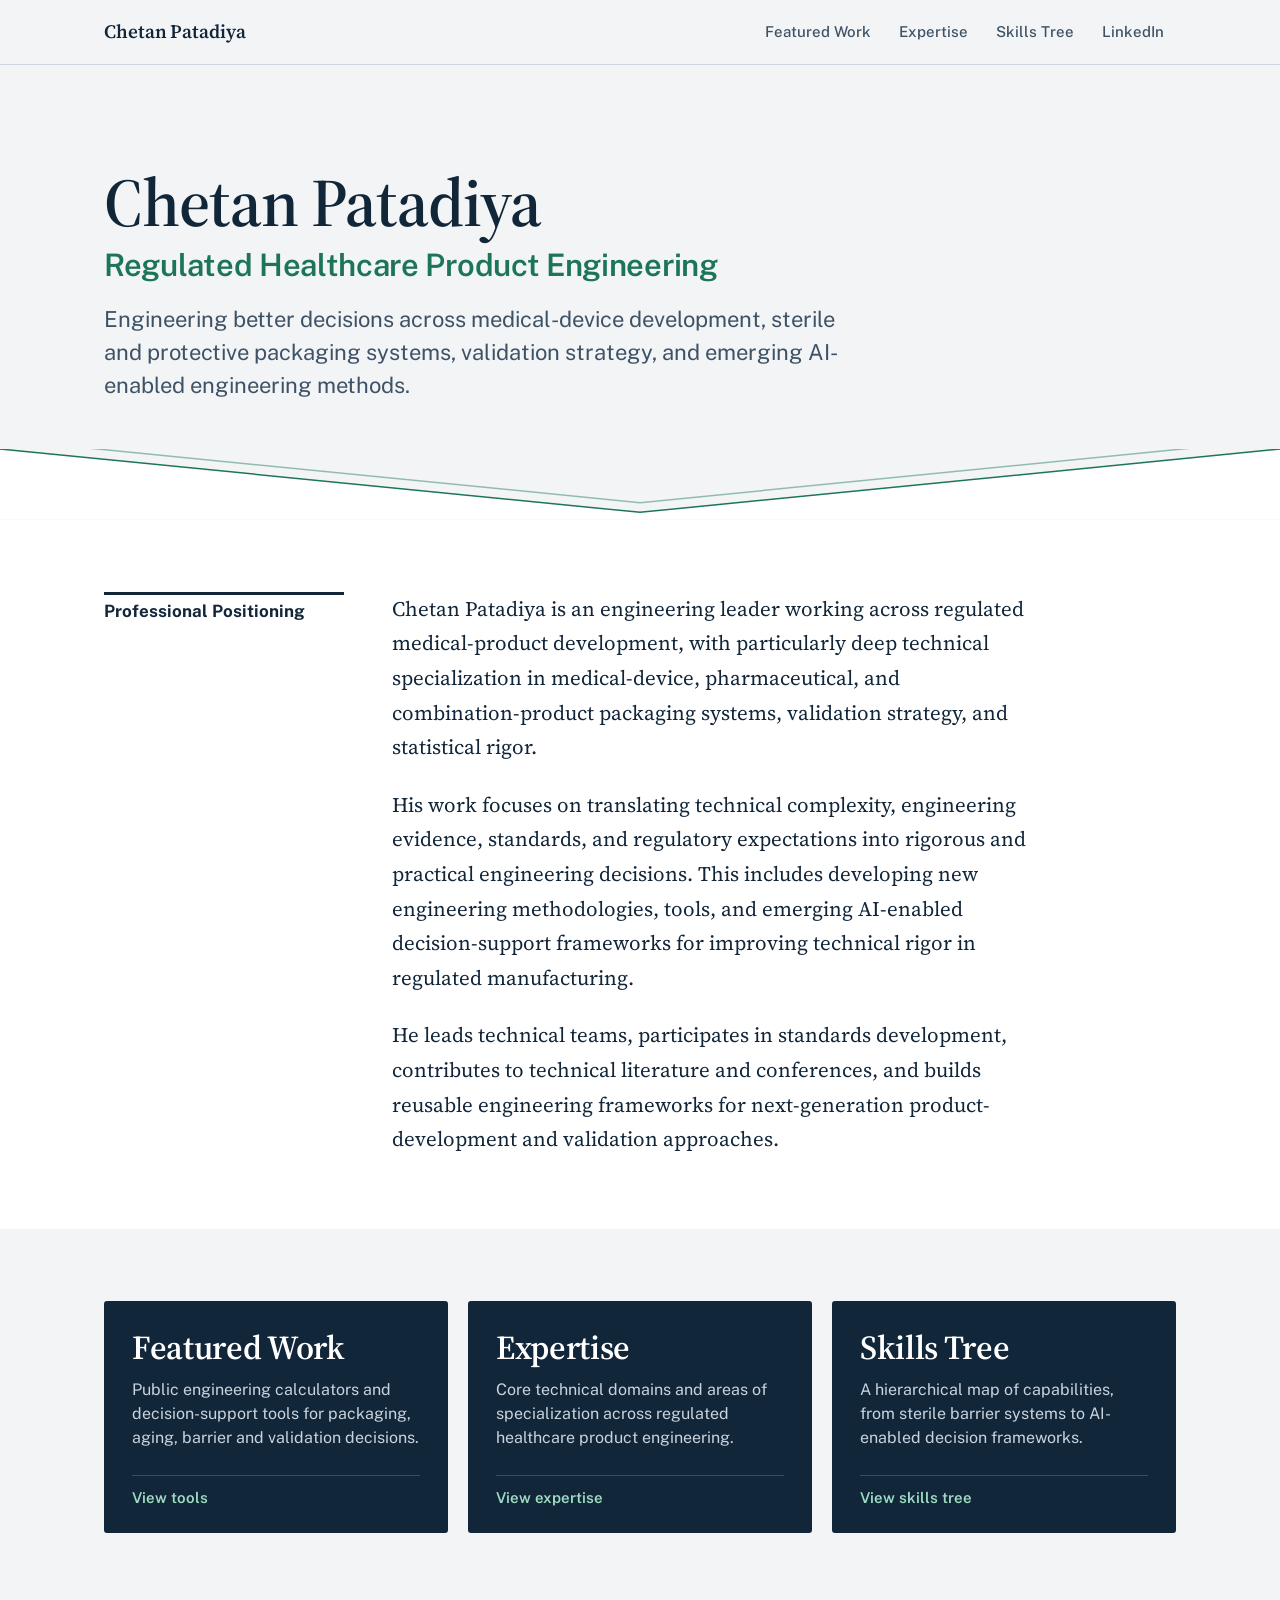
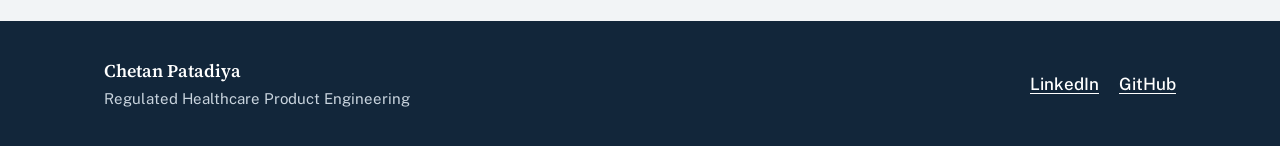
<file: index.html>
<!DOCTYPE html>
<html lang="en">
<head>
  <meta charset="UTF-8" />
  <meta name="viewport" content="width=device-width, initial-scale=1.0" />
  <meta name="description" content="Chetan Patadiya, Regulated Healthcare Product Engineering. Medical-device development, sterile and protective packaging systems, validation strategy, and AI-enabled engineering methods." />
  <meta name="theme-color" content="#12263a" />
  <title>Chetan Patadiya | Regulated Healthcare Product Engineering</title>
  <link rel="preload" href="/fonts/source-serif-4.woff2" as="font" type="font/woff2" crossorigin />
  <link rel="preload" href="/fonts/public-sans.woff2" as="font" type="font/woff2" crossorigin />
  <link rel="icon" href="data:image/svg+xml,%3Csvg xmlns='http://www.w3.org/2000/svg' viewBox='0 0 32 32'%3E%3Crect width='32' height='32' rx='3' fill='%2312263a'/%3E%3Cpath d='M4 9 L16 21 L28 9' fill='none' stroke='%239fdcc4' stroke-width='2.4'/%3E%3Cpath d='M4 14 L16 26 L28 14' fill='none' stroke='%23ffffff' stroke-width='1.4' stroke-opacity='.6'/%3E%3C/svg%3E" />
  <link rel="stylesheet" href="/css/site.css" />
  <script>
    /* Old single-page links (#work, #expertise) now live on their own pages. */
    (function () {
      var moved = { "#work": "/work/", "#expertise": "/expertise/" };
      if (moved[location.hash]) location.replace(moved[location.hash]);
    })();
  </script>
</head>
<body>
  <a class="skip-link" href="#main">Skip to content</a>

  <header class="site-header">
    <div class="wrap">
      <a class="wordmark" href="/">Chetan Patadiya</a>
      <button class="nav-toggle" aria-label="Open menu" aria-expanded="false" aria-controls="site-menu">
        <span></span><span></span><span></span>
      </button>
      <nav class="nav-menu" id="site-menu" aria-label="Main">
        <a href="/work/">Featured Work</a>
        <a href="/expertise/">Expertise</a>
        <a href="/skills.html">Skills Tree</a>
        <a href="https://www.linkedin.com/in/chetanpatadiya/" target="_blank" rel="noopener noreferrer">LinkedIn</a>
      </nav>
    </div>
  </header>

  <main id="main">
    <section class="hero wrap" aria-labelledby="name">
      <h1 class="hero-name" id="name">Chetan Patadiya</h1>
      <p class="hero-role">Regulated Healthcare Product Engineering</p>
      <p class="hero-statement">
        Engineering better decisions across medical-device development, sterile and protective
        packaging systems, validation strategy, and emerging AI-enabled engineering methods.
      </p>
    </section>

  <svg class="seal-edge" viewBox="0 0 1200 80" preserveAspectRatio="none" aria-hidden="true" focusable="false">
    <polygon class="fill" points="0,0 600,72 1200,0 1200,80 0,80"/>
    <polyline class="seal" points="0,0 600,72 1200,0"/>
    <polyline class="seal inner" points="0,-11 600,61 1200,-11"/>
  </svg>

    <section class="band" aria-labelledby="positioning-h">
      <div class="wrap positioning">
        <h2 id="positioning-h">Professional Positioning</h2>
        <div class="prose">
          <p>
            Chetan Patadiya is an engineering leader working across regulated medical-product development,
            with particularly deep technical specialization in medical-device, pharmaceutical, and
            combination-product packaging systems, validation strategy, and statistical rigor.
          </p>
          <p>
            His work focuses on translating technical complexity, engineering evidence, standards,
            and regulatory expectations into rigorous and practical engineering decisions. This includes
            developing new engineering methodologies, tools, and emerging AI-enabled decision-support
            frameworks for improving technical rigor in regulated manufacturing.
          </p>
          <p>
            He leads technical teams, participates in standards development, contributes to technical
            literature and conferences, and builds reusable engineering frameworks for next-generation
            product-development and validation approaches.
          </p>
        </div>
      </div>
    </section>

    <section class="band-paper" aria-labelledby="explore-h">
      <h2 id="explore-h" class="visually-hidden">Explore</h2>
      <div class="wrap doors">
        <a class="door" href="/work/">
          <span class="door-title">Featured Work</span>
          <span class="door-text">Public engineering calculators and decision-support tools for packaging, aging, barrier and validation decisions.</span>
          <span class="door-meta"><span class="go">View tools</span></span>
        </a>
        <a class="door" href="/expertise/">
          <span class="door-title">Expertise</span>
          <span class="door-text">Core technical domains and areas of specialization across regulated healthcare product engineering.</span>
          <span class="door-meta"><span class="go">View expertise</span></span>
        </a>
        <a class="door" href="/skills.html">
          <span class="door-title">Skills Tree</span>
          <span class="door-text">A hierarchical map of capabilities, from sterile barrier systems to AI-enabled decision frameworks.</span>
          <span class="door-meta"><span class="go">View skills tree</span></span>
        </a>
      </div>
    </section>
  </main>

  <footer class="site-footer">
    <div class="wrap">
      <p class="who">Chetan Patadiya<span>Regulated Healthcare Product Engineering</span></p>
      <nav aria-label="Elsewhere">
        <a href="https://www.linkedin.com/in/chetanpatadiya/" target="_blank" rel="noopener noreferrer">LinkedIn</a>
        <a href="https://github.com/chetanpatadiya" target="_blank" rel="noopener noreferrer">GitHub</a>
      </nav>
    </div>
  </footer>

  <script src="/js/navigation.js"></script>
</body>
</html>
</file>
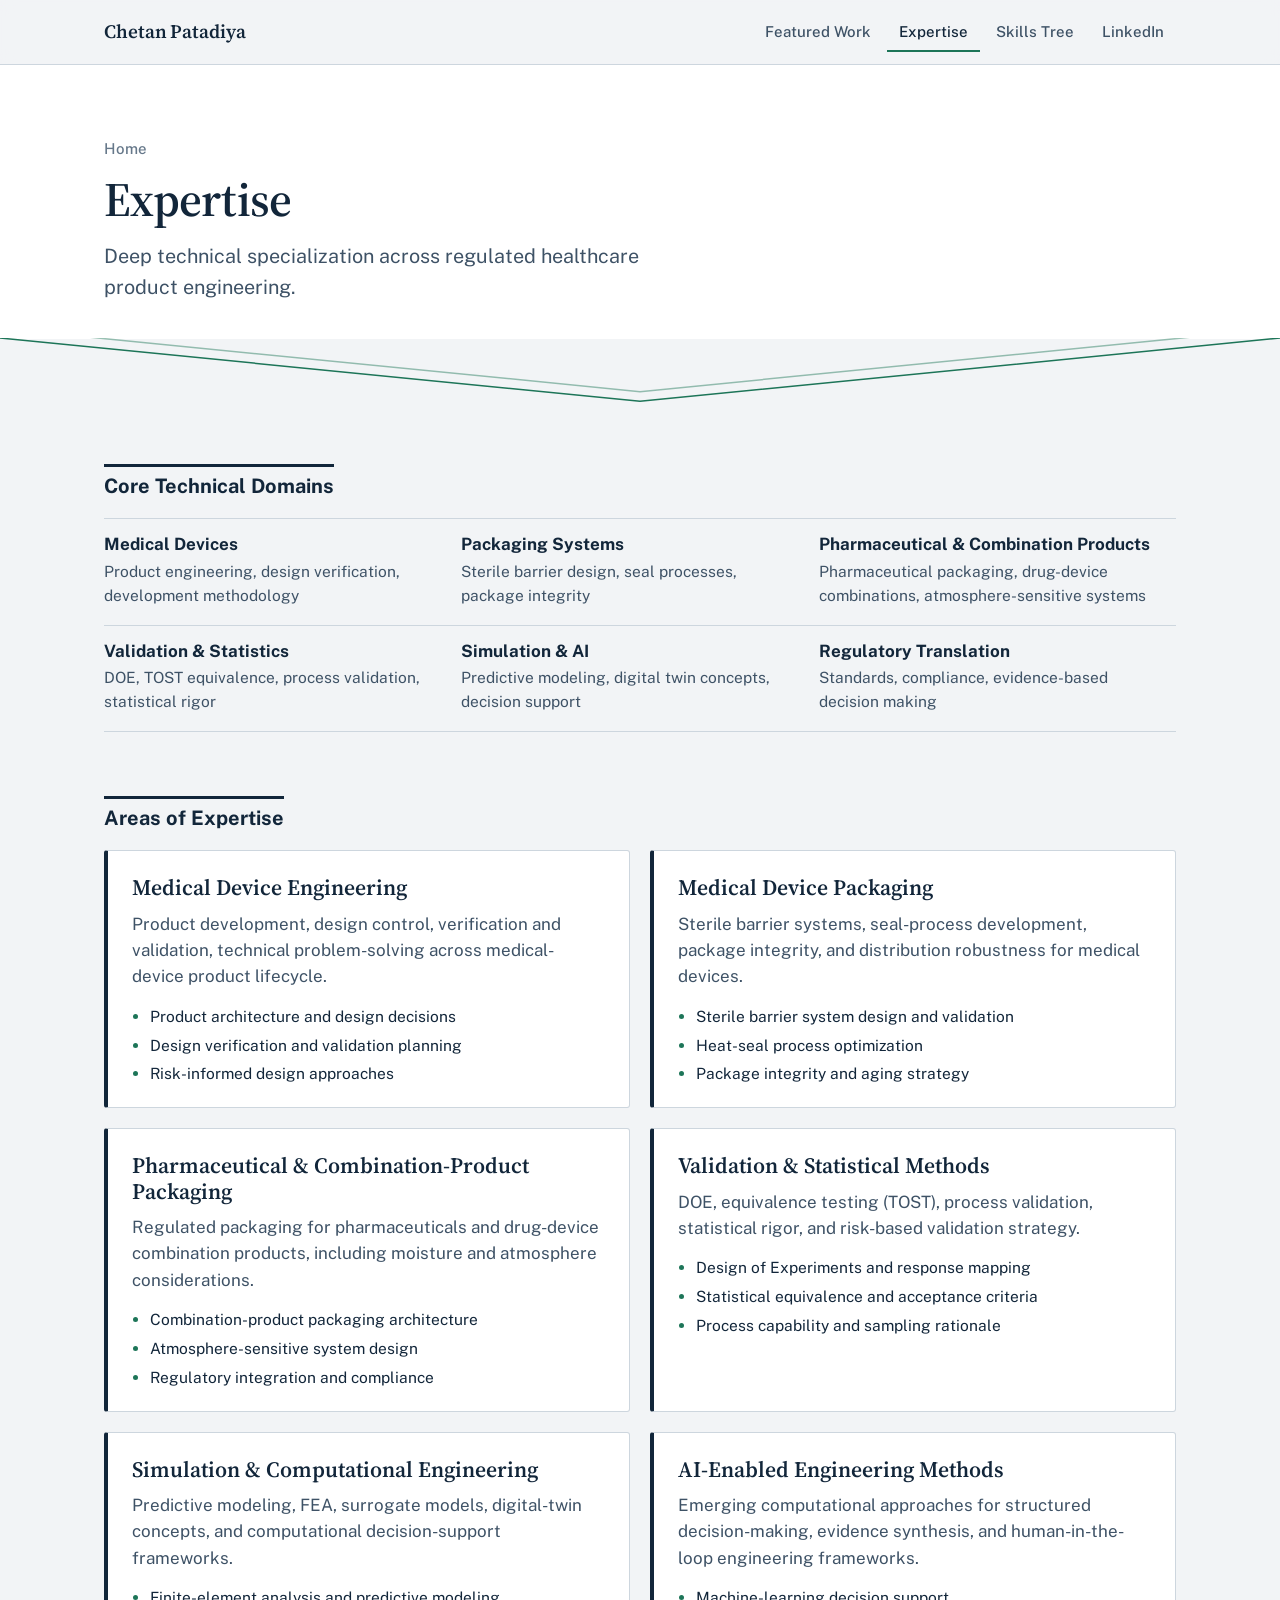
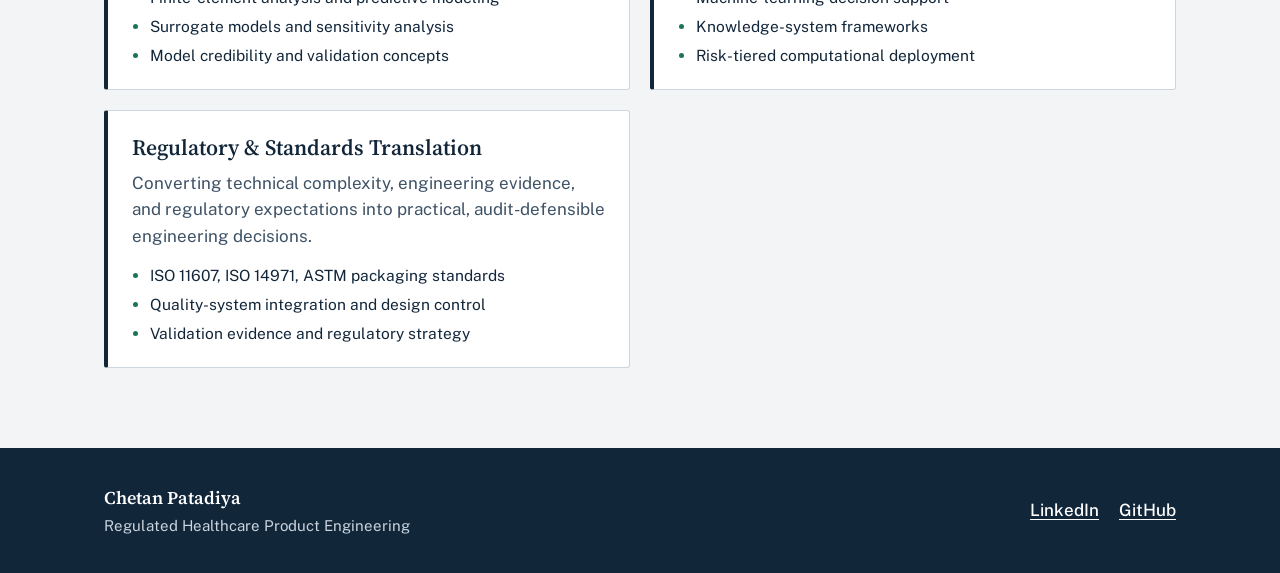
<file: expertise/index.html>
<!DOCTYPE html>
<html lang="en">
<head>
  <meta charset="UTF-8" />
  <meta name="viewport" content="width=device-width, initial-scale=1.0" />
  <meta name="description" content="Core technical domains and areas of expertise of Chetan Patadiya across regulated healthcare product engineering." />
  <meta name="theme-color" content="#12263a" />
  <title>Expertise | Chetan Patadiya</title>
  <link rel="preload" href="/fonts/source-serif-4.woff2" as="font" type="font/woff2" crossorigin />
  <link rel="preload" href="/fonts/public-sans.woff2" as="font" type="font/woff2" crossorigin />
  <link rel="icon" href="data:image/svg+xml,%3Csvg xmlns='http://www.w3.org/2000/svg' viewBox='0 0 32 32'%3E%3Crect width='32' height='32' rx='3' fill='%2312263a'/%3E%3Cpath d='M4 9 L16 21 L28 9' fill='none' stroke='%239fdcc4' stroke-width='2.4'/%3E%3Cpath d='M4 14 L16 26 L28 14' fill='none' stroke='%23ffffff' stroke-width='1.4' stroke-opacity='.6'/%3E%3C/svg%3E" />
  <link rel="stylesheet" href="/css/site.css" />
</head>
<body>
  <a class="skip-link" href="#main">Skip to content</a>

  <header class="site-header">
    <div class="wrap">
      <a class="wordmark" href="/">Chetan Patadiya</a>
      <button class="nav-toggle" aria-label="Open menu" aria-expanded="false" aria-controls="site-menu">
        <span></span><span></span><span></span>
      </button>
      <nav class="nav-menu" id="site-menu" aria-label="Main">
        <a href="/work/">Featured Work</a>
        <a href="/expertise/" aria-current="page">Expertise</a>
        <a href="/skills.html">Skills Tree</a>
        <a href="https://www.linkedin.com/in/chetanpatadiya/" target="_blank" rel="noopener noreferrer">LinkedIn</a>
      </nav>
    </div>
  </header>

  <main id="main">
    <section class="band">
      <div class="wrap page-head">
        <p class="crumb"><a href="/">Home</a></p>
        <h1 class="page-title">Expertise</h1>
        <p class="page-intro">Deep technical specialization across regulated healthcare product engineering.</p>
      </div>
    </section>
  <svg class="seal-edge to-paper" viewBox="0 0 1200 80" preserveAspectRatio="none" aria-hidden="true" focusable="false">
    <polygon class="fill" points="0,0 600,72 1200,0 1200,80 0,80"/>
    <polyline class="seal" points="0,0 600,72 1200,0"/>
    <polyline class="seal inner" points="0,-11 600,61 1200,-11"/>
  </svg>

    <div class="wrap page-body">
      <section class="section" aria-labelledby="domains-h">
        <h2 class="section-title" id="domains-h">Core Technical Domains</h2>
        <div class="domains-list">
        <div class="domain-item">
          <h3>Medical Devices</h3>
          <p>Product engineering, design verification, development methodology</p>
        </div>
        <div class="domain-item">
          <h3>Packaging Systems</h3>
          <p>Sterile barrier design, seal processes, package integrity</p>
        </div>
        <div class="domain-item">
          <h3>Pharmaceutical & Combination Products</h3>
          <p>Pharmaceutical packaging, drug-device combinations, atmosphere-sensitive systems</p>
        </div>
        <div class="domain-item">
          <h3>Validation & Statistics</h3>
          <p>DOE, TOST equivalence, process validation, statistical rigor</p>
        </div>
        <div class="domain-item">
          <h3>Simulation & AI</h3>
          <p>Predictive modeling, digital twin concepts, decision support</p>
        </div>
        <div class="domain-item">
          <h3>Regulatory Translation</h3>
          <p>Standards, compliance, evidence-based decision making</p>
        </div>
      </div>
      </section>

      <section class="section" aria-labelledby="areas-h">
        <h2 class="section-title" id="areas-h">Areas of Expertise</h2>
        <div class="grid-2">

        <div class="expertise-card">
          <h3>Medical Device Engineering</h3>
          <p>
            Product development, design control, verification and validation, 
            technical problem-solving across medical-device product lifecycle.
          </p>
          <ul>
            <li>Product architecture and design decisions</li>
            <li>Design verification and validation planning</li>
            <li>Risk-informed design approaches</li>
          </ul>
        </div>

        <div class="expertise-card">
          <h3>Medical Device Packaging</h3>
          <p>
            Sterile barrier systems, seal-process development, package integrity, 
            and distribution robustness for medical devices.
          </p>
          <ul>
            <li>Sterile barrier system design and validation</li>
            <li>Heat-seal process optimization</li>
            <li>Package integrity and aging strategy</li>
          </ul>
        </div>

        <div class="expertise-card">
          <h3>Pharmaceutical & Combination-Product Packaging</h3>
          <p>
            Regulated packaging for pharmaceuticals and drug-device combination 
            products, including moisture and atmosphere considerations.
          </p>
          <ul>
            <li>Combination-product packaging architecture</li>
            <li>Atmosphere-sensitive system design</li>
            <li>Regulatory integration and compliance</li>
          </ul>
        </div>

        <div class="expertise-card">
          <h3>Validation & Statistical Methods</h3>
          <p>
            DOE, equivalence testing (TOST), process validation, statistical 
            rigor, and risk-based validation strategy.
          </p>
          <ul>
            <li>Design of Experiments and response mapping</li>
            <li>Statistical equivalence and acceptance criteria</li>
            <li>Process capability and sampling rationale</li>
          </ul>
        </div>

        <div class="expertise-card">
          <h3>Simulation & Computational Engineering</h3>
          <p>
            Predictive modeling, FEA, surrogate models, digital-twin concepts, 
            and computational decision-support frameworks.
          </p>
          <ul>
            <li>Finite-element analysis and predictive modeling</li>
            <li>Surrogate models and sensitivity analysis</li>
            <li>Model credibility and validation concepts</li>
          </ul>
        </div>

        <div class="expertise-card">
          <h3>AI-Enabled Engineering Methods</h3>
          <p>
            Emerging computational approaches for structured decision-making, 
            evidence synthesis, and human-in-the-loop engineering frameworks.
          </p>
          <ul>
            <li>Machine-learning decision support</li>
            <li>Knowledge-system frameworks</li>
            <li>Risk-tiered computational deployment</li>
          </ul>
        </div>

        <div class="expertise-card">
          <h3>Regulatory & Standards Translation</h3>
          <p>
            Converting technical complexity, engineering evidence, and regulatory 
            expectations into practical, audit-defensible engineering decisions.
          </p>
          <ul>
            <li>ISO 11607, ISO 14971, ASTM packaging standards</li>
            <li>Quality-system integration and design control</li>
            <li>Validation evidence and regulatory strategy</li>
          </ul>
        </div>

      </div>
      </section>
    </div>
  </main>

  <footer class="site-footer">
    <div class="wrap">
      <p class="who">Chetan Patadiya<span>Regulated Healthcare Product Engineering</span></p>
      <nav aria-label="Elsewhere">
        <a href="https://www.linkedin.com/in/chetanpatadiya/" target="_blank" rel="noopener noreferrer">LinkedIn</a>
        <a href="https://github.com/chetanpatadiya" target="_blank" rel="noopener noreferrer">GitHub</a>
      </nav>
    </div>
  </footer>

  <script src="/js/navigation.js"></script>
</body>
</html>
</file>
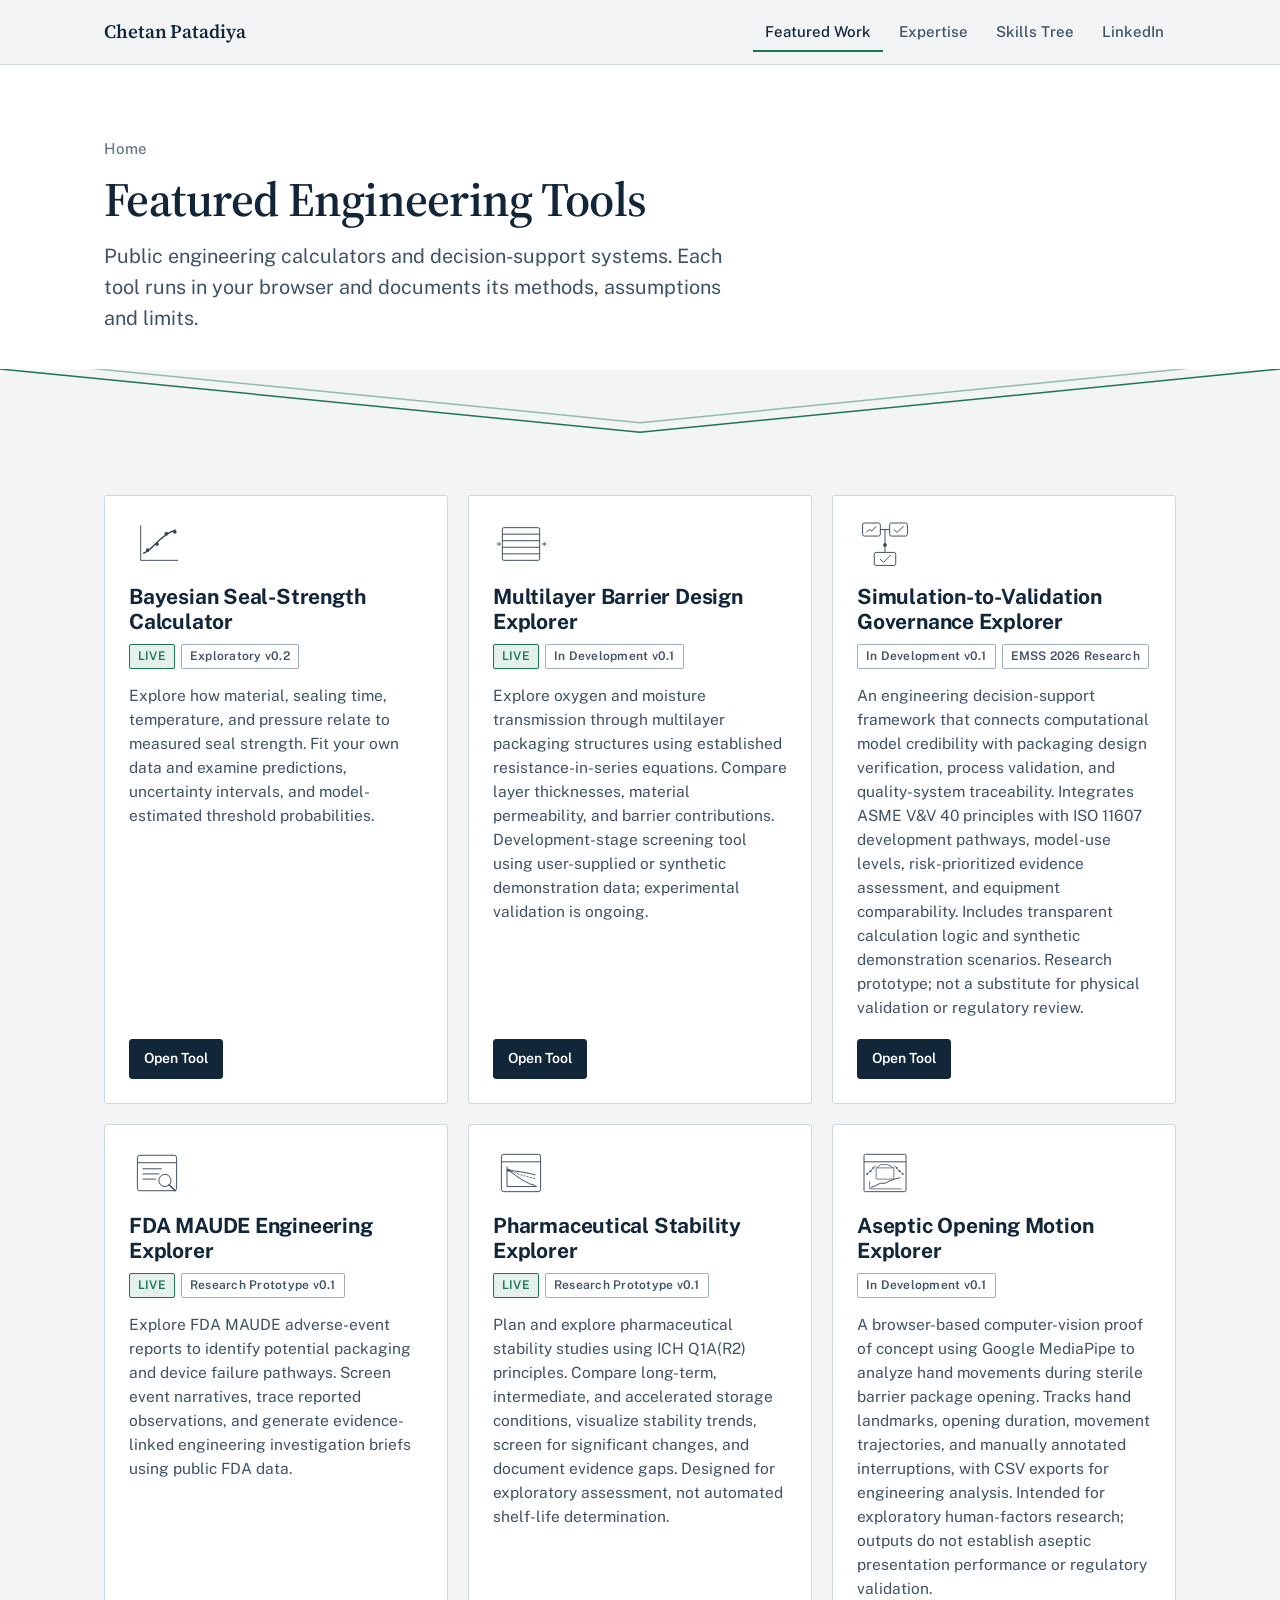
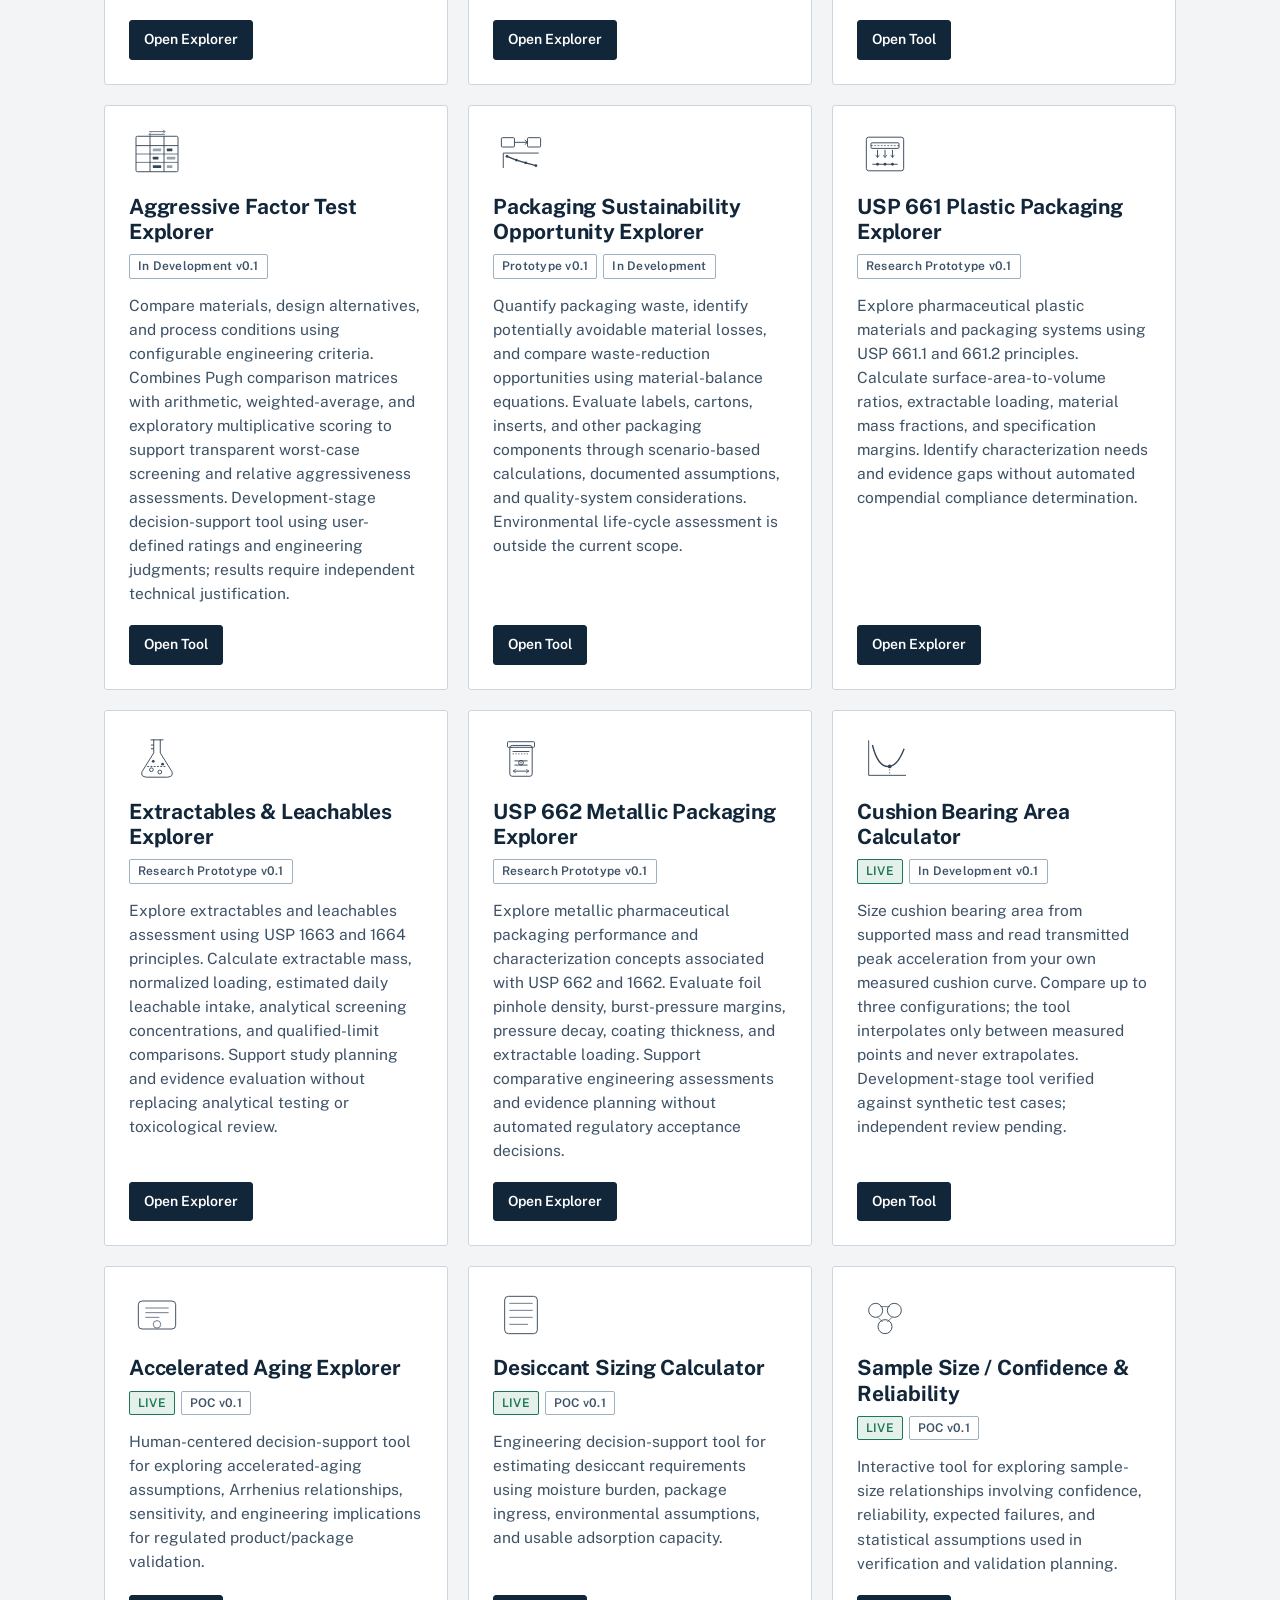
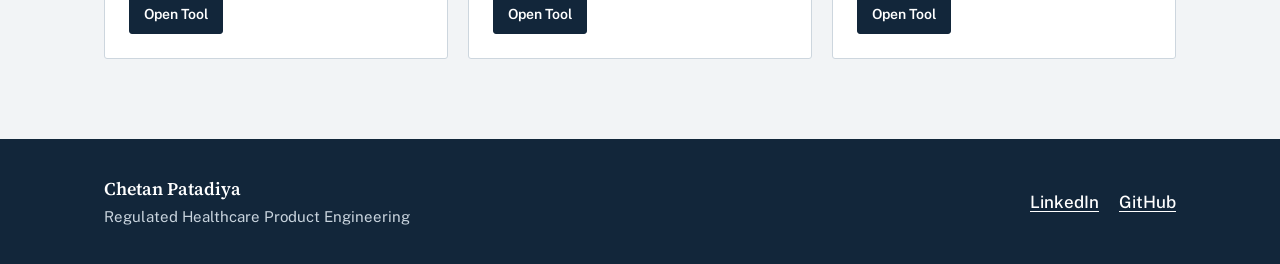
<file: work/index.html>
<!DOCTYPE html>
<html lang="en">
<head>
  <meta charset="UTF-8" />
  <meta name="viewport" content="width=device-width, initial-scale=1.0" />
  <meta name="description" content="Public engineering calculators and decision-support tools by Chetan Patadiya for regulated medical-product packaging and validation." />
  <meta name="theme-color" content="#12263a" />
  <title>Featured Engineering Tools | Chetan Patadiya</title>
  <link rel="preload" href="/fonts/source-serif-4.woff2" as="font" type="font/woff2" crossorigin />
  <link rel="preload" href="/fonts/public-sans.woff2" as="font" type="font/woff2" crossorigin />
  <link rel="icon" href="data:image/svg+xml,%3Csvg xmlns='http://www.w3.org/2000/svg' viewBox='0 0 32 32'%3E%3Crect width='32' height='32' rx='3' fill='%2312263a'/%3E%3Cpath d='M4 9 L16 21 L28 9' fill='none' stroke='%239fdcc4' stroke-width='2.4'/%3E%3Cpath d='M4 14 L16 26 L28 14' fill='none' stroke='%23ffffff' stroke-width='1.4' stroke-opacity='.6'/%3E%3C/svg%3E" />
  <link rel="stylesheet" href="/css/site.css" />
</head>
<body>
  <a class="skip-link" href="#main">Skip to content</a>

  <header class="site-header">
    <div class="wrap">
      <a class="wordmark" href="/">Chetan Patadiya</a>
      <button class="nav-toggle" aria-label="Open menu" aria-expanded="false" aria-controls="site-menu">
        <span></span><span></span><span></span>
      </button>
      <nav class="nav-menu" id="site-menu" aria-label="Main">
        <a href="/work/" aria-current="page">Featured Work</a>
        <a href="/expertise/">Expertise</a>
        <a href="/skills.html">Skills Tree</a>
        <a href="https://www.linkedin.com/in/chetanpatadiya/" target="_blank" rel="noopener noreferrer">LinkedIn</a>
      </nav>
    </div>
  </header>

  <main id="main">
    <section class="band">
      <div class="wrap page-head">
        <p class="crumb"><a href="/">Home</a></p>
        <h1 class="page-title">Featured Engineering Tools</h1>
        <p class="page-intro">Public engineering calculators and decision-support systems. Each tool runs in your browser and documents its methods, assumptions and limits.</p>
      </div>
    </section>
  <svg class="seal-edge to-paper" viewBox="0 0 1200 80" preserveAspectRatio="none" aria-hidden="true" focusable="false">
    <polygon class="fill" points="0,0 600,72 1200,0 1200,80 0,80"/>
    <polyline class="seal" points="0,0 600,72 1200,0"/>
    <polyline class="seal inner" points="0,-11 600,61 1200,-11"/>
  </svg>

    <div class="wrap page-body">
      <div class="featured-tools-container multi-project">

    <!-- BAYESIAN SEAL-STRENGTH CALCULATOR -->
    <div class="project-card">
      <div class="project-card-image">
        <svg class="svg-placeholder" width="100" height="100"
             viewBox="0 0 120 120" aria-hidden="true">
          <path d="M25 20 V95 H105"
                stroke="currentColor" stroke-width="2" fill="none"/>
          <path d="M30 80 C50 75 65 40 100 30"
                stroke="currentColor" stroke-width="3" fill="none"/>
          <circle cx="40" cy="73" r="4" fill="currentColor"/>
          <circle cx="60" cy="60" r="4" fill="currentColor"/>
          <circle cx="80" cy="38" r="4" fill="currentColor"/>
          <circle cx="98" cy="34" r="4" fill="currentColor"/>
        </svg>
      </div>
      <div class="project-card-content">
        <p class="project-category">Engineering Tool</p>
        <h3 class="project-card-title">
          Bayesian Seal-Strength Calculator
        </h3>
        <div class="project-card-status">
          <span class="badge badge-teal">LIVE</span>
          <span class="badge badge-neutral">Exploratory v0.2</span>
        </div>
        <p class="project-card-description">
          Explore how material, sealing time, temperature, and pressure
          relate to measured seal strength. Fit your own data and examine
          predictions, uncertainty intervals, and model-estimated
          threshold probabilities.
        </p>
        <div class="project-card-footer">
          <a href="/bayesian-seal-strength-calculator/"
             class="button button-primary button-small">
            Open Tool
          </a>
        </div>
      </div>
    </div>


<!-- MULTILAYER BARRIER DESIGN EXPLORER -->
<div class="project-card">
  <div class="project-card-image">
    <svg class="svg-placeholder" width="100" height="100"
         viewBox="0 0 120 120" aria-hidden="true">
      <rect x="20" y="25" width="80" height="70"
            rx="3" stroke="currentColor"
            stroke-width="2" fill="none"/>
      <line x1="20" y1="39" x2="100" y2="39"
            stroke="currentColor" stroke-width="2"/>
      <line x1="20" y1="53" x2="100" y2="53"
            stroke="currentColor" stroke-width="2"/>
      <line x1="20" y1="67" x2="100" y2="67"
            stroke="currentColor" stroke-width="2"/>
      <line x1="20" y1="81" x2="100" y2="81"
            stroke="currentColor" stroke-width="2"/>
      <path d="M8 60 H15 M12 56 L16 60 L12 64"
            stroke="currentColor" stroke-width="2"
            fill="none"/>
      <path d="M105 60 H113 M109 56 L113 60 L109 64"
            stroke="currentColor" stroke-width="2"
            fill="none"/>
    </svg>
  </div>

  <div class="project-card-content">
    <p class="project-category">Engineering Tool</p>

    <h3 class="project-card-title">
      Multilayer Barrier Design Explorer
    </h3>

    <div class="project-card-status">
      <span class="badge badge-teal">LIVE</span>
      <span class="badge badge-neutral">
        In Development v0.1
      </span>
    </div>

    <p class="project-card-description">
      Explore oxygen and moisture transmission through
      multilayer packaging structures using established
      resistance-in-series equations. Compare layer
      thicknesses, material permeability, and barrier
      contributions. Development-stage screening tool
      using user-supplied or synthetic demonstration data;
      experimental validation is ongoing.
    </p>

    <div class="project-card-footer">
      <a href="https://chetanpatadiya.github.io/barrier-design-explorer/"
         class="button button-primary button-small"
         target="_blank" rel="noopener noreferrer">
        Open Tool
      </a>
    </div>
  </div>
</div>


<!-- SIMULATION-TO-VALIDATION GOVERNANCE EXPLORER -->
<div class="project-card">
  <div class="project-card-image">
    <svg class="svg-placeholder" width="100" height="100"
         viewBox="0 0 120 120" aria-hidden="true">

      <!-- Model credibility -->
      <rect x="12" y="15" width="38" height="28"
            rx="4" stroke="currentColor"
            stroke-width="2" fill="none"/>

      <!-- Packaging validation -->
      <rect x="70" y="15" width="38" height="28"
            rx="4" stroke="currentColor"
            stroke-width="2" fill="none"/>

      <!-- Decision governance -->
      <rect x="37" y="78" width="46" height="28"
            rx="4" stroke="currentColor"
            stroke-width="2" fill="none"/>

      <!-- Connections -->
      <path d="M50 29 H70 M60 29 V62
               M60 62 V78"
            stroke="currentColor"
            stroke-width="2" fill="none"/>

      <circle cx="60" cy="62" r="4"
              fill="currentColor"/>

      <!-- Credibility levels -->
      <path d="M20 35 L26 29 L32 32 L41 22"
            stroke="currentColor"
            stroke-width="2" fill="none"/>

      <!-- Verification -->
      <path d="M79 29 L86 35 L100 22"
            stroke="currentColor"
            stroke-width="2" fill="none"/>

      <!-- Governance decision -->
      <path d="M49 92 L57 99 L72 84"
            stroke="currentColor"
            stroke-width="2" fill="none"/>
    </svg>
  </div>

  <div class="project-card-content">
    <p class="project-category">Engineering Tool</p>

    <h3 class="project-card-title">
      Simulation-to-Validation Governance Explorer
    </h3>

    <div class="project-card-status">
      <span class="badge badge-neutral">
        In Development v0.1
      </span>
      <span class="badge badge-neutral">
        EMSS 2026 Research
      </span>
    </div>

    <p class="project-card-description">
      An engineering decision-support framework that
      connects computational model credibility with
      packaging design verification, process validation,
      and quality-system traceability. Integrates
      ASME V&amp;V 40 principles with ISO 11607
      development pathways, model-use levels,
      risk-prioritized evidence assessment, and
      equipment comparability. Includes transparent
      calculation logic and synthetic demonstration
      scenarios. Research prototype; not a substitute
      for physical validation or regulatory review.
    </p>

    <div class="project-card-footer">
      <a href="https://chetanpatadiya.github.io/Simulation-to-Validation-Governance-Explorer/"
         class="button button-primary button-small"
         target="_blank" rel="noopener noreferrer">
        Open Tool
      </a>
    </div>
  </div>
</div>


<!-- FDA MAUDE ENGINEERING EXPLORER -->
<div class="project-card">
  <div class="project-card-image">
    <svg class="svg-placeholder"
         width="100" height="100"
         viewBox="0 0 120 120"
         aria-hidden="true">

      <!-- Report dashboard -->
      <rect x="18" y="22" width="84" height="76"
            rx="5" stroke="currentColor"
            stroke-width="2" fill="none"/>

      <line x1="18" y1="38" x2="102" y2="38"
            stroke="currentColor" stroke-width="2"/>

      <!-- Data records -->
      <line x1="29" y1="51" x2="70" y2="51"
            stroke="currentColor" stroke-width="2"/>
      <line x1="29" y1="62" x2="65" y2="62"
            stroke="currentColor" stroke-width="2"/>
      <line x1="29" y1="73" x2="58" y2="73"
            stroke="currentColor" stroke-width="2"/>

      <!-- Investigation magnifier -->
      <circle cx="77" cy="76" r="13"
              stroke="currentColor"
              stroke-width="2" fill="none"/>
      <line x1="86" y1="85" x2="99" y2="98"
            stroke="currentColor"
            stroke-width="3"
            stroke-linecap="round"/>
    </svg>
  </div>

  <div class="project-card-content">

    <span class="project-category">
      Regulatory Intelligence &amp; Engineering Tools
    </span>

    <h3 class="project-card-title">
      FDA MAUDE Engineering Explorer
    </h3>

    <div class="project-card-status">
      <span class="badge badge-teal">LIVE</span>
      <span class="badge badge-neutral">
        Research Prototype v0.1
      </span>
    </div>

    <p class="project-card-description">
      Explore FDA MAUDE adverse-event reports to identify
      potential packaging and device failure pathways.
      Screen event narratives, trace reported observations,
      and generate evidence-linked engineering investigation
      briefs using public FDA data.
    </p>

    <div class="project-card-footer">
      <a
        href="https://chetanpatadiya.github.io/fda-maude-engineering-explorer/"
        class="button button-primary button-small"
        target="_blank"
        rel="noopener noreferrer">
        Open Explorer
      </a>
    </div>

  </div>
</div>
<!-- END FDA MAUDE ENGINEERING EXPLORER -->


<!-- PHARMACEUTICAL STABILITY EXPLORER -->
<div class="project-card">
  <div class="project-card-image">
    <svg class="svg-placeholder"
         width="100" height="100"
         viewBox="0 0 120 120"
         aria-hidden="true">

      <!-- Stability chart frame -->
      <rect x="18" y="20" width="84" height="80"
            rx="5" stroke="currentColor"
            stroke-width="2" fill="none"/>

      <!-- Chart header -->
      <line x1="18" y1="36" x2="102" y2="36"
            stroke="currentColor" stroke-width="2"/>

      <!-- Chart axes -->
      <path d="M30 46 V89 H94"
            stroke="currentColor"
            stroke-width="2" fill="none"/>

      <!-- Long-term stability trend -->
      <polyline
        points="33,54 48,56 63,58 78,61 91,64"
        stroke="currentColor"
        stroke-width="2"
        fill="none"/>

      <!-- Intermediate stability trend -->
      <polyline
        points="33,54 48,60 63,65 78,69 91,72"
        stroke="currentColor"
        stroke-width="2"
        stroke-dasharray="4 3"
        fill="none"/>

      <!-- Accelerated stability trend -->
      <polyline
        points="33,54 48,65 63,75 78,83 91,87"
        stroke="currentColor"
        stroke-width="2"
        fill="none"/>

      <!-- Initial measurement point -->
      <circle cx="33" cy="54" r="3"
              fill="currentColor"/>

    </svg>
  </div>

  <div class="project-card-content">

    <span class="project-category">
      Pharmaceutical Stability &amp; Shelf-Life Engineering
    </span>

    <h3 class="project-card-title">
      Pharmaceutical Stability Explorer
    </h3>

    <div class="project-card-status">
      <span class="badge badge-teal">LIVE</span>
      <span class="badge badge-neutral">
        Research Prototype v0.1
      </span>
    </div>

    <p class="project-card-description">
      Plan and explore pharmaceutical stability studies
      using ICH Q1A(R2) principles. Compare long-term,
      intermediate, and accelerated storage conditions,
      visualize stability trends, screen for significant
      changes, and document evidence gaps. Designed
      for exploratory assessment, not automated
      shelf-life determination.
    </p>

    <div class="project-card-footer">
      <a
        href="https://chetanpatadiya.github.io/pharmaceutical-stability-explorer/"
        class="button button-primary button-small"
        target="_blank"
        rel="noopener noreferrer">
        Open Explorer
      </a>
    </div>

  </div>
</div>
<!-- END PHARMACEUTICAL STABILITY EXPLORER -->



<!-- ASEPTIC OPENING MOTION EXPLORER -->
<div class="project-card">
  <div class="project-card-image">
    <svg class="svg-placeholder"
         width="100" height="100"
         viewBox="0 0 120 120"
         aria-hidden="true">

      <!-- Video analysis frame -->
      <rect x="15" y="20" width="90" height="80"
            rx="3" stroke="currentColor"
            stroke-width="2" fill="none"/>

      <!-- Header divider -->
      <line x1="15" y1="36" x2="105" y2="36"
            stroke="currentColor" stroke-width="2"/>

      <!-- Sterile pouch outline -->
      <rect x="41" y="49" width="38" height="24"
            rx="2" stroke="currentColor"
            stroke-width="1.5" fill="none"/>

      <!-- Pouch peel opening -->
      <path d="M41 49 L51 42 L66 42 L79 49"
            stroke="currentColor"
            stroke-width="1.5" fill="none"/>

      <!-- Left hand motion trajectory -->
      <polyline points="22,62 29,56 35,49 41,44"
                stroke="currentColor"
                stroke-width="1.5" fill="none"/>

      <circle cx="22" cy="62" r="2"
              fill="currentColor"/>
      <circle cx="29" cy="56" r="2"
              fill="currentColor"/>
      <circle cx="35" cy="49" r="2"
              fill="currentColor"/>

      <!-- Right hand motion trajectory -->
      <polyline points="98,62 91,56 85,49 79,44"
                stroke="currentColor"
                stroke-width="1.5" fill="none"/>

      <circle cx="98" cy="62" r="2"
              fill="currentColor"/>
      <circle cx="91" cy="56" r="2"
              fill="currentColor"/>
      <circle cx="85" cy="49" r="2"
              fill="currentColor"/>

      <!-- Motion chart axes -->
      <path d="M27 78 V94 H96"
            stroke="currentColor"
            stroke-width="1.5" fill="none"/>

      <!-- Hand separation trend -->
      <polyline
        points="30,91 40,87 50,82 60,82 70,77 81,73 93,70"
        stroke="currentColor"
        stroke-width="2" fill="none"/>

    </svg>
  </div>

  <div class="project-card-content">
    <p class="project-category">
      Human Factors &amp; Usability Engineering
    </p>

    <h3 class="project-card-title">
      Aseptic Opening Motion Explorer
    </h3>

    <div class="project-card-status">
      <span class="badge badge-neutral">
        In Development v0.1
      </span>
    </div>

    <p class="project-card-description">
      A browser-based computer-vision proof of concept
      using Google MediaPipe to analyze hand movements
      during sterile barrier package opening.
      Tracks hand landmarks, opening duration, movement
      trajectories, and manually annotated interruptions,
      with CSV exports for engineering analysis.
      Intended for exploratory human-factors research;
      outputs do not establish aseptic presentation
      performance or regulatory validation.
    </p>

    <div class="project-card-footer">
      <a href="https://chetanpatadiya.github.io/aseptic-opening-motion-explorer/"
         class="button button-primary button-small"
         target="_blank"
         rel="noopener noreferrer">
        Open Tool
      </a>
    </div>
  </div>
</div>
<!-- END ASEPTIC OPENING MOTION EXPLORER -->

        

<!-- AGGRESSIVE FACTOR TEST EXPLORER -->
<div class="project-card">
  <div class="project-card-image">
    <svg class="svg-placeholder" width="100" height="100"
         viewBox="0 0 120 120" aria-hidden="true">

      <!-- Comparison matrix -->
      <rect x="15" y="22" width="90" height="76"
            rx="3" stroke="currentColor"
            stroke-width="2" fill="none"/>

      <!-- Header divider -->
      <line x1="15" y1="42" x2="105" y2="42"
            stroke="currentColor" stroke-width="2"/>

      <!-- Criteria and alternative columns -->
      <line x1="45" y1="22" x2="45" y2="98"
            stroke="currentColor" stroke-width="2"/>
      <line x1="75" y1="22" x2="75" y2="98"
            stroke="currentColor" stroke-width="2"/>

      <!-- Criterion rows -->
      <line x1="15" y1="60" x2="105" y2="60"
            stroke="currentColor" stroke-width="1.5"/>
      <line x1="15" y1="78" x2="105" y2="78"
            stroke="currentColor" stroke-width="1.5"/>

      <!-- Relative scoring indicators -->
      <rect x="51" y="48" width="18" height="6"
            rx="1" fill="currentColor" opacity="0.5"/>
      <rect x="81" y="48" width="12" height="6"
            rx="1" fill="currentColor"/>

      <rect x="51" y="66" width="12" height="6"
            rx="1" fill="currentColor"/>
      <rect x="81" y="66" width="18" height="6"
            rx="1" fill="currentColor" opacity="0.5"/>

      <rect x="51" y="84" width="18" height="6"
            rx="1" fill="currentColor"/>
      <rect x="81" y="84" width="12" height="6"
            rx="1" fill="currentColor" opacity="0.5"/>

      <!-- Comparison symbol -->
      <path d="M43 12 H77 M73 8 L77 12 L73 16
               M77 18 H43 M47 14 L43 18 L47 22"
            stroke="currentColor" stroke-width="1.5"
            fill="none"/>
    </svg>
  </div>

  <div class="project-card-content">
    <p class="project-category">Engineering Decision Tool</p>

    <h3 class="project-card-title">
      Aggressive Factor Test Explorer
    </h3>

    <div class="project-card-status">
      <span class="badge badge-neutral">
        In Development v0.1
      </span>
    </div>

    <p class="project-card-description">
      Compare materials, design alternatives, and process
      conditions using configurable engineering criteria.
      Combines Pugh comparison matrices with arithmetic,
      weighted-average, and exploratory multiplicative
      scoring to support transparent worst-case screening
      and relative aggressiveness assessments.
      Development-stage decision-support tool using
      user-defined ratings and engineering judgments;
      results require independent technical justification.
    </p>

    <div class="project-card-footer">
      <a href="https://chetanpatadiya.github.io/aggressive-factor-test-explorer/"
         class="button button-primary button-small"
         target="_blank" rel="noopener noreferrer">
        Open Tool
      </a>
    </div>
  </div>
</div>
        
    
<!-- PACKAGING SUSTAINABILITY OPPORTUNITY EXPLORER -->
<div class="project-card">
  <div class="project-card-image">
    <svg class="svg-placeholder" width="100" height="100"
         viewBox="0 0 120 120" aria-hidden="true">

      <!-- Material balance illustration -->
      <rect x="18" y="25" width="28" height="20"
            rx="2" stroke="currentColor"
            stroke-width="2" fill="none"/>
      <rect x="74" y="25" width="28" height="20"
            rx="2" stroke="currentColor"
            stroke-width="2" fill="none"/>

      <path d="M46 35 H74"
            stroke="currentColor"
            stroke-width="2" fill="none"/>
      <path d="M68 30 L74 35 L68 40"
            stroke="currentColor"
            stroke-width="2" fill="none"/>

      <!-- Waste reduction trend -->
      <path d="M22 90 V58 H98"
            stroke="currentColor"
            stroke-width="2" fill="none"/>
      <path d="M30 65 L50 73 L70 79 L92 85"
            stroke="currentColor"
            stroke-width="3" fill="none"/>
      <circle cx="30" cy="65" r="3"
              fill="currentColor"/>
      <circle cx="50" cy="73" r="3"
              fill="currentColor"/>
      <circle cx="70" cy="79" r="3"
              fill="currentColor"/>
      <circle cx="92" cy="85" r="3"
              fill="currentColor"/>
    </svg>
  </div>

  <div class="project-card-content">
    <p class="project-category">
      Sustainability / Engineering Tool
    </p>

    <h3 class="project-card-title">
      Packaging Sustainability Opportunity Explorer
    </h3>

    <div class="project-card-status">
      <span class="badge badge-neutral">
        Prototype v0.1
      </span>
      <span class="badge badge-neutral">
        In Development
      </span>
    </div>

    <p class="project-card-description">
      Quantify packaging waste, identify potentially
      avoidable material losses, and compare waste-reduction
      opportunities using material-balance equations.
      Evaluate labels, cartons, inserts, and other packaging
      components through scenario-based calculations,
      documented assumptions, and quality-system
      considerations. Environmental life-cycle assessment
      is outside the current scope.
    </p>

    <div class="project-card-footer">
      <a href="https://chetanpatadiya.github.io/packaging-sustainability-explorer/"
         class="button button-primary button-small"
         target="_blank" rel="noopener noreferrer">
        Open Tool
      </a>
    </div>
  </div>
</div>

    
<!-- USP 661 PLASTIC PACKAGING EXPLORER -->
<div class="project-card">
  <div class="project-card-image">
    <svg class="svg-placeholder"
         width="100" height="100"
         viewBox="0 0 120 120"
         aria-hidden="true">

      <!-- Plastic packaging system -->
      <rect x="20" y="24" width="80" height="72"
            rx="5" stroke="currentColor"
            stroke-width="2" fill="none"/>

      <!-- Multilayer plastic structure -->
      <rect x="30" y="36" width="60" height="12"
            rx="2" stroke="currentColor"
            stroke-width="2" fill="none"/>

      <line x1="30" y1="42" x2="90" y2="42"
            stroke="currentColor"
            stroke-width="1.5"
            stroke-dasharray="4 3"/>

      <!-- Material migration arrows -->
      <path d="M44 51 V67 M60 51 V67 M76 51 V67"
            stroke="currentColor"
            stroke-width="2" fill="none"/>

      <path d="M40 62 L44 68 L48 62
               M56 62 L60 68 L64 62
               M72 62 L76 68 L80 62"
            stroke="currentColor"
            stroke-width="1.5" fill="none"/>

      <!-- Material assessment indicator -->
      <path d="M33 82 H87"
            stroke="currentColor"
            stroke-width="2" fill="none"/>

      <circle cx="44" cy="82" r="3"
              fill="currentColor"/>
      <circle cx="60" cy="82" r="3"
              fill="currentColor"/>
      <circle cx="76" cy="82" r="3"
              fill="currentColor"/>

    </svg>
  </div>

  <div class="project-card-content">

    <span class="project-category">
      Pharmaceutical Packaging Materials &amp;
      Polymer Characterization
    </span>

    <h3 class="project-card-title">
      USP 661 Plastic Packaging Explorer
    </h3>

    <div class="project-card-status">
      <span class="badge badge-neutral">
        Research Prototype v0.1
      </span>
    </div>

    <p class="project-card-description">
      Explore pharmaceutical plastic materials and
      packaging systems using USP 661.1 and 661.2
      principles. Calculate surface-area-to-volume
      ratios, extractable loading, material mass
      fractions, and specification margins.
      Identify characterization needs and evidence
      gaps without automated compendial
      compliance determination.
    </p>

    <div class="project-card-footer">
      <a
        href="https://chetanpatadiya.github.io/usp-661-plastic-packaging-explorer/"
        class="button button-primary button-small"
        target="_blank"
        rel="noopener noreferrer">
        Open Explorer
      </a>
    </div>

  </div>
</div>
<!-- END USP 661 PLASTIC PACKAGING EXPLORER -->


<!-- USP 1663/1664 EXTRACTABLES & LEACHABLES EXPLORER -->
<div class="project-card">
  <div class="project-card-image">
    <svg class="svg-placeholder"
         width="100" height="100"
         viewBox="0 0 120 120"
         aria-hidden="true">

      <!-- Analytical laboratory flask -->
      <path d="M47 19 H73
               M53 19 V47
               L28 87
               Q24 98 38 99
               H82
               Q96 98 92 87
               L67 47 V19"
            stroke="currentColor"
            stroke-width="2" fill="none"
            stroke-linecap="round"
            stroke-linejoin="round"/>

      <!-- Extractable solution -->
      <path d="M39 76 H81"
            stroke="currentColor"
            stroke-width="2"
            stroke-dasharray="4 3"/>

      <!-- Chemical species -->
      <circle cx="48" cy="83" r="4"
              stroke="currentColor"
              stroke-width="2" fill="none"/>

      <circle cx="66" cy="88" r="4"
              stroke="currentColor"
              stroke-width="2" fill="none"/>

      <circle cx="72" cy="71" r="3"
              fill="currentColor"/>

      <circle cx="52" cy="65" r="3"
              fill="currentColor"/>

      <!-- Analytical measurement markers -->
      <line x1="47" y1="30" x2="53" y2="30"
            stroke="currentColor"
            stroke-width="2"/>

      <line x1="47" y1="38" x2="53" y2="38"
            stroke="currentColor"
            stroke-width="2"/>

    </svg>
  </div>

  <div class="project-card-content">

    <span class="project-category">
      Extractables, Leachables &amp;
      Chemical Safety Assessment
    </span>

    <h3 class="project-card-title">
      Extractables &amp; Leachables Explorer
    </h3>

    <div class="project-card-status">
      <span class="badge badge-neutral">
        Research Prototype v0.1
      </span>
    </div>

    <p class="project-card-description">
      Explore extractables and leachables assessment
      using USP 1663 and 1664 principles. Calculate
      extractable mass, normalized loading,
      estimated daily leachable intake, analytical
      screening concentrations, and qualified-limit
      comparisons. Support study planning and
      evidence evaluation without replacing
      analytical testing or toxicological review.
    </p>

    <div class="project-card-footer">
      <a
        href="https://chetanpatadiya.github.io/usp-1663-1664-el-explorer/"
        class="button button-primary button-small"
        target="_blank"
        rel="noopener noreferrer">
        Open Explorer
      </a>
    </div>

  </div>
</div>
<!-- END USP 1663/1664 EXTRACTABLES & LEACHABLES EXPLORER -->


<!-- USP 662 METALLIC PACKAGING EXPLORER -->
<div class="project-card">
  <div class="project-card-image">
    <svg class="svg-placeholder"
         width="100" height="100"
         viewBox="0 0 120 120"
         aria-hidden="true">

      <!-- Metallic container outline -->
      <rect x="36" y="31" width="48" height="66"
            rx="5" stroke="currentColor"
            stroke-width="2" fill="none"/>

      <!-- Metallic closure -->
      <rect x="31" y="23" width="58" height="12"
            rx="2" stroke="currentColor"
            stroke-width="2" fill="none"/>

      <!-- Metallic layer cross-section -->
      <line x1="42" y1="44" x2="78" y2="44"
            stroke="currentColor"
            stroke-width="2"/>

      <line x1="42" y1="49" x2="78" y2="49"
            stroke="currentColor"
            stroke-width="1.5"
            stroke-dasharray="3 3"/>

      <!-- Integrity assessment path -->
      <path d="M46 64 H74
               M46 73 H74"
            stroke="currentColor"
            stroke-width="2" fill="none"/>

      <!-- Defect / pinhole inspection -->
      <circle cx="60" cy="68" r="5"
              stroke="currentColor"
              stroke-width="2" fill="none"/>

      <circle cx="60" cy="68" r="1.5"
              fill="currentColor"/>

      <!-- Mechanical performance baseline -->
      <path d="M43 86 H77"
            stroke="currentColor"
            stroke-width="2" fill="none"/>

      <path d="M49 82 L43 86 L49 90
               M71 82 L77 86 L71 90"
            stroke="currentColor"
            stroke-width="1.5" fill="none"/>

    </svg>
  </div>

  <div class="project-card-content">

    <span class="project-category">
      Metallic Packaging Materials &amp;
      Container Integrity Engineering
    </span>

    <h3 class="project-card-title">
      USP 662 Metallic Packaging Explorer
    </h3>

    <div class="project-card-status">
      <span class="badge badge-neutral">
        Research Prototype v0.1
      </span>
    </div>

    <p class="project-card-description">
      Explore metallic pharmaceutical packaging
      performance and characterization concepts
      associated with USP 662 and 1662.
      Evaluate foil pinhole density, burst-pressure
      margins, pressure decay, coating thickness,
      and extractable loading. Support comparative
      engineering assessments and evidence
      planning without automated regulatory
      acceptance decisions.
    </p>

    <div class="project-card-footer">
      <a
        href="https://chetanpatadiya.github.io/usp-662-metallic-packaging-explorer/"
        class="button button-primary button-small"
        target="_blank"
        rel="noopener noreferrer">
        Open Explorer
      </a>
    </div>

  </div>
</div>
<!-- END USP 662 METALLIC PACKAGING EXPLORER -->

        
    <!-- CUSHION BEARING AREA CALCULATOR -->
    <div class="project-card">
      <div class="project-card-image">
        <svg class="svg-placeholder" width="100" height="100"
             viewBox="0 0 120 120" aria-hidden="true">
          <path d="M25 20 V95 H105"
                stroke="currentColor" stroke-width="2" fill="none"/>
          <path d="M33 30 C42 66 56 78 70 76 C84 74 94 56 101 38"
                stroke="currentColor" stroke-width="3" fill="none"/>
          <line x1="70" y1="76" x2="70" y2="95"
                stroke="currentColor" stroke-width="1.5"
                stroke-dasharray="3 3"/>
          <circle cx="70" cy="76" r="4" fill="currentColor"/>
        </svg>
      </div>
      <div class="project-card-content">
        <p class="project-category">Engineering Tool</p>
        <h3 class="project-card-title">
          Cushion Bearing Area Calculator
        </h3>
        <div class="project-card-status">
          <span class="badge badge-teal">LIVE</span>
          <span class="badge badge-neutral">In Development v0.1</span>
        </div>
        <p class="project-card-description">
          Size cushion bearing area from supported mass and read
          transmitted peak acceleration from your own measured
          cushion curve. Compare up to three configurations; the
          tool interpolates only between measured points and never
          extrapolates. Development-stage tool verified against
          synthetic test cases; independent review pending.
        </p>
        <div class="project-card-footer">
          <a href="/cushion-bearing-area-calculator/"
             class="button button-primary button-small">
            Open Tool
          </a>
        </div>
      </div>
    </div>

    <!-- ACCELERATED AGING EXPLORER -->
    <div class="project-card">
      <div class="project-card-image">
        <svg class="svg-placeholder" width="100" height="100"
             viewBox="0 0 120 120" aria-hidden="true">
          <rect x="20" y="30" width="80" height="60" rx="8"
                stroke="currentColor" stroke-width="2" fill="none"/>
          <line x1="35" y1="45" x2="85" y2="45"
                stroke="currentColor" stroke-width="1.5"/>
          <line x1="35" y1="55" x2="85" y2="55"
                stroke="currentColor" stroke-width="1.5"/>
          <line x1="35" y1="65" x2="65" y2="65"
                stroke="currentColor" stroke-width="1.5"/>
          <circle cx="60" cy="80" r="8"
                  stroke="currentColor" stroke-width="1.5" fill="none"/>
        </svg>
      </div>
      <div class="project-card-content">
        <p class="project-category">Engineering Tool</p>
        <h3 class="project-card-title">Accelerated Aging Explorer</h3>
        <div class="project-card-status">
          <span class="badge badge-teal">LIVE</span>
          <span class="badge badge-neutral">POC v0.1</span>
        </div>
        <p class="project-card-description">
          Human-centered decision-support tool for exploring
          accelerated-aging assumptions, Arrhenius relationships,
          sensitivity, and engineering implications for regulated
          product/package validation.
        </p>
        <div class="project-card-footer">
          <a href="/accelerated-aging-explorer/"
             class="button button-primary button-small">
            Open Tool
          </a>
        </div>
      </div>
    </div>

    <!-- DESICCANT SIZING CALCULATOR -->
    <div class="project-card">
      <div class="project-card-image">
        <svg class="svg-placeholder" width="100" height="100"
             viewBox="0 0 120 120" aria-hidden="true">
          <rect x="25" y="20" width="70" height="80" rx="8"
                stroke="currentColor" stroke-width="2" fill="none"/>
          <line x1="35" y1="35" x2="85" y2="35"
                stroke="currentColor" stroke-width="1.5"/>
          <line x1="35" y1="50" x2="85" y2="50"
                stroke="currentColor" stroke-width="1.5"/>
          <line x1="35" y1="65" x2="85" y2="65"
                stroke="currentColor" stroke-width="1.5"/>
          <line x1="35" y1="80" x2="75" y2="80"
                stroke="currentColor" stroke-width="1.5"/>
        </svg>
      </div>
      <div class="project-card-content">
        <p class="project-category">Engineering Tool</p>
        <h3 class="project-card-title">Desiccant Sizing Calculator</h3>
        <div class="project-card-status">
          <span class="badge badge-teal">LIVE</span>
          <span class="badge badge-neutral">POC v0.1</span>
        </div>
        <p class="project-card-description">
          Engineering decision-support tool for estimating desiccant
          requirements using moisture burden, package ingress,
          environmental assumptions, and usable adsorption capacity.
        </p>
        <div class="project-card-footer">
          <a href="/desiccant-sizing-calculator/"
             class="button button-primary button-small">
            Open Tool
          </a>
        </div>
      </div>
    </div>

    <!-- SAMPLE SIZE / CONFIDENCE & RELIABILITY CALCULATOR -->
    <div class="project-card">
      <div class="project-card-image">
        <svg class="svg-placeholder" width="100" height="100"
             viewBox="0 0 120 120" aria-hidden="true">
          <circle cx="40" cy="50" r="15"
                  stroke="currentColor" stroke-width="2" fill="none"/>
          <circle cx="80" cy="50" r="15"
                  stroke="currentColor" stroke-width="2" fill="none"/>
          <circle cx="60" cy="85" r="15"
                  stroke="currentColor" stroke-width="2" fill="none"/>
          <line x1="50" y1="42" x2="70" y2="42"
                stroke="currentColor" stroke-width="1.5"/>
          <line x1="45" y1="65" x2="55" y2="75"
                stroke="currentColor" stroke-width="1.5"/>
          <line x1="75" y1="65" x2="65" y2="75"
                stroke="currentColor" stroke-width="1.5"/>
        </svg>
      </div>
      <div class="project-card-content">
        <p class="project-category">Engineering Tool</p>
        <h3 class="project-card-title">
          Sample Size / Confidence &amp; Reliability
        </h3>
        <div class="project-card-status">
          <span class="badge badge-teal">LIVE</span>
          <span class="badge badge-neutral">POC v0.1</span>
        </div>
        <p class="project-card-description">
          Interactive tool for exploring sample-size relationships
          involving confidence, reliability, expected failures,
          and statistical assumptions used in verification
          and validation planning.
        </p>
        <div class="project-card-footer">
          <a href="/sample-size-calculator/"
             class="button button-primary button-small">
            Open Tool
          </a>
        </div>
      </div>
    </div>

      </div>
    </div>
  </main>

  <footer class="site-footer">
    <div class="wrap">
      <p class="who">Chetan Patadiya<span>Regulated Healthcare Product Engineering</span></p>
      <nav aria-label="Elsewhere">
        <a href="https://www.linkedin.com/in/chetanpatadiya/" target="_blank" rel="noopener noreferrer">LinkedIn</a>
        <a href="https://github.com/chetanpatadiya" target="_blank" rel="noopener noreferrer">GitHub</a>
      </nav>
    </div>
  </footer>

  <script src="/js/navigation.js"></script>
</body>
</html>
</file>
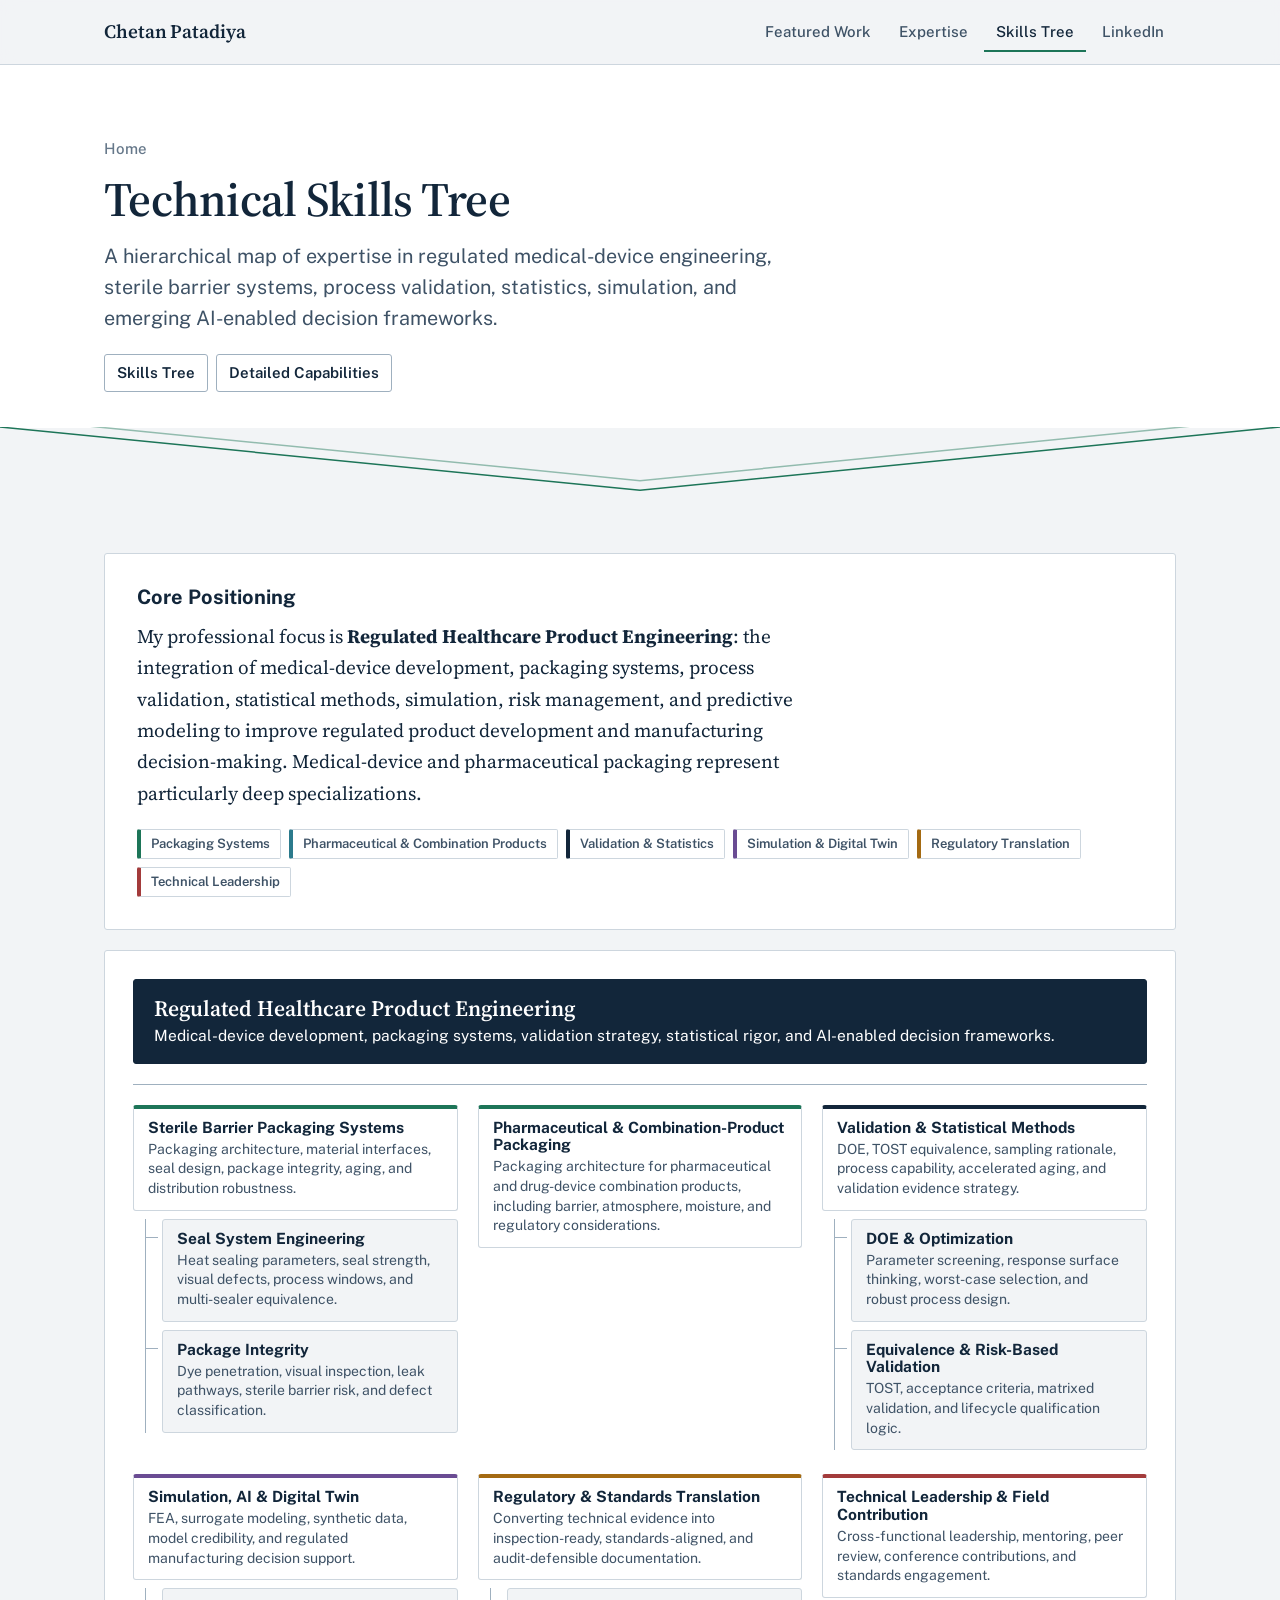
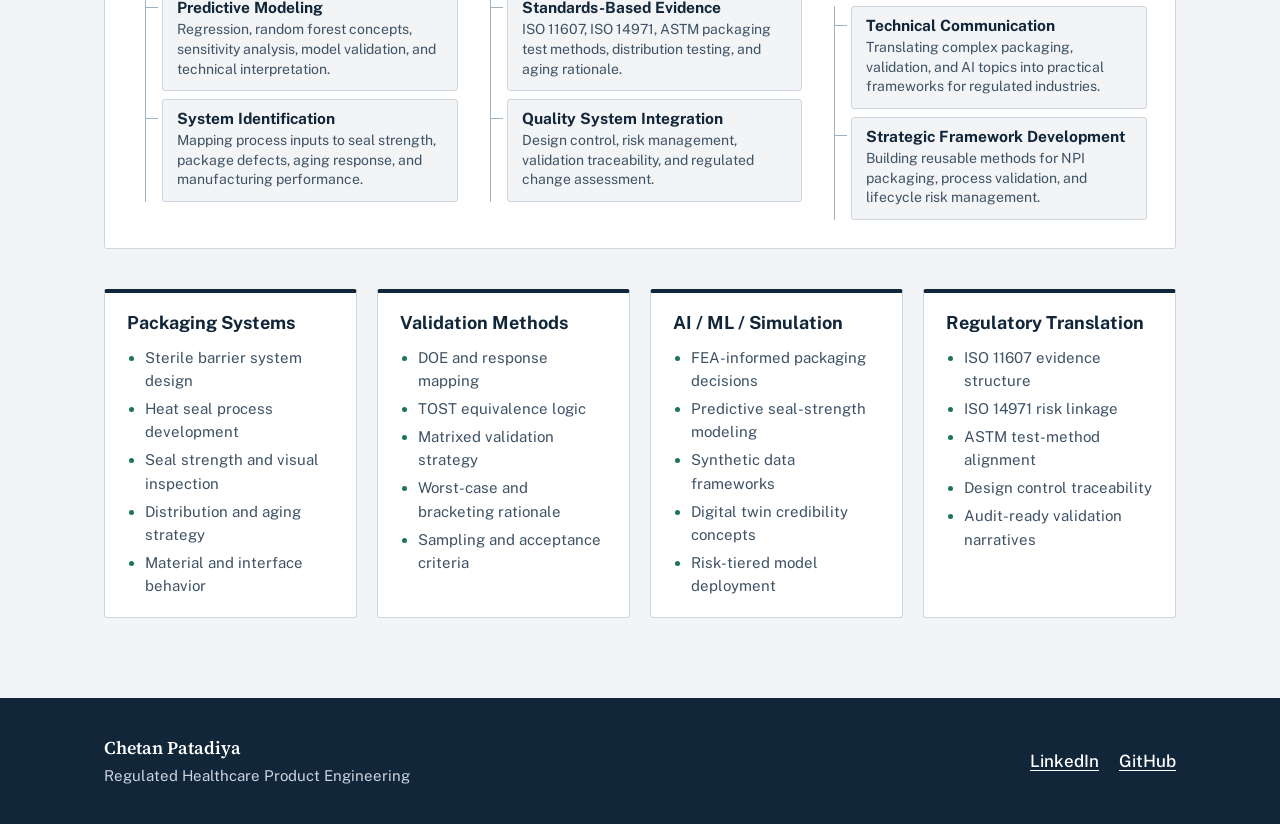
<file: skills.html>
<!DOCTYPE html>
<html lang="en">
<head>
  <meta charset="UTF-8" />
  <meta name="viewport" content="width=device-width, initial-scale=1.0" />
  <meta name="description" content="Detailed skills tree for Chetan Patadiya — hierarchical view of expertise in regulated healthcare product engineering, packaging systems, validation, and computational engineering." />
  <meta name="theme-color" content="#12263a" />
  <title>Chetan Patadiya | Detailed Skills Tree</title>
  <link rel="preload" href="/fonts/source-serif-4.woff2" as="font" type="font/woff2" crossorigin />
  <link rel="preload" href="/fonts/public-sans.woff2" as="font" type="font/woff2" crossorigin />
  <link rel="icon" href="data:image/svg+xml,%3Csvg xmlns='http://www.w3.org/2000/svg' viewBox='0 0 32 32'%3E%3Crect width='32' height='32' rx='3' fill='%2312263a'/%3E%3Cpath d='M4 9 L16 21 L28 9' fill='none' stroke='%239fdcc4' stroke-width='2.4'/%3E%3Cpath d='M4 14 L16 26 L28 14' fill='none' stroke='%23ffffff' stroke-width='1.4' stroke-opacity='.6'/%3E%3C/svg%3E" />
  <link rel="stylesheet" href="/css/site.css" />
</head>
<body>
  <a class="skip-link" href="#main">Skip to content</a>

  <header class="site-header">
    <div class="wrap">
      <a class="wordmark" href="/">Chetan Patadiya</a>
      <button class="nav-toggle" aria-label="Open menu" aria-expanded="false" aria-controls="site-menu">
        <span></span><span></span><span></span>
      </button>
      <nav class="nav-menu" id="site-menu" aria-label="Main">
        <a href="/work/">Featured Work</a>
        <a href="/expertise/">Expertise</a>
        <a href="/skills.html" aria-current="page">Skills Tree</a>
        <a href="https://www.linkedin.com/in/chetanpatadiya/" target="_blank" rel="noopener noreferrer">LinkedIn</a>
      </nav>
    </div>
  </header>

  <section class="band">
    <div class="wrap page-head">
      <p class="crumb"><a href="/">Home</a></p>
      <h1 class="page-title">Technical Skills Tree</h1>
      <p class="page-intro">A hierarchical map of expertise in regulated medical-device engineering, sterile barrier systems, process validation, statistics, simulation, and emerging AI-enabled decision frameworks.</p>
      <nav class="skills-nav" aria-label="On this page">
        <a href="#tree">Skills Tree</a>
        <a href="#details">Detailed Capabilities</a>
      </nav>
    </div>
  </section>
  <svg class="seal-edge to-paper" viewBox="0 0 1200 80" preserveAspectRatio="none" aria-hidden="true" focusable="false">
    <polygon class="fill" points="0,0 600,72 1200,0 1200,80 0,80"/>
    <polyline class="seal" points="0,0 600,72 1200,0"/>
    <polyline class="seal inner" points="0,-11 600,61 1200,-11"/>
  </svg>

  <main class="skills-main wrap" id="main">
    <section class="summary-card">
      <h2>Core Positioning</h2>
      <p>
        My professional focus is <strong>Regulated Healthcare Product Engineering</strong>:
        the integration of medical-device development, packaging systems, process validation,
        statistical methods, simulation, risk management, and predictive modeling
        to improve regulated product development and manufacturing decision-making.
        Medical-device and pharmaceutical packaging represent particularly deep specializations.
      </p>

      <div class="legend">
        <span>Packaging Systems</span>
        <span>Pharmaceutical & Combination Products</span>
        <span>Validation & Statistics</span>
        <span>Simulation & Digital Twin</span>
        <span>Regulatory Translation</span>
        <span>Technical Leadership</span>
      </div>
    </section>

    <section class="tree" id="tree" aria-label="Chetan Patadiya skills tree">
      <ul>
        <li>
          <div class="node root">
            <h3>Regulated Healthcare Product Engineering</h3>
            <p>
              Medical-device development, packaging systems, validation strategy,
              statistical rigor, and AI-enabled decision frameworks.
            </p>
          </div>

          <ul>
            <li>
              <div class="node packaging">
                <h3>Sterile Barrier Packaging Systems</h3>
                <p>
                  Packaging architecture, material interfaces, seal design,
                  package integrity, aging, and distribution robustness.
                </p>
              </div>

              <ul>
                <li>
                  <div class="node">
                    <h3>Seal System Engineering</h3>
                    <p>
                      Heat sealing parameters, seal strength, visual defects,
                      process windows, and multi-sealer equivalence.
                    </p>
                  </div>
                </li>
                <li>
                  <div class="node">
                    <h3>Package Integrity</h3>
                    <p>
                      Dye penetration, visual inspection, leak pathways,
                      sterile barrier risk, and defect classification.
                    </p>
                  </div>
                </li>
              </ul>
            </li>

            <li>
              <div class="node packaging">
                <h3>Pharmaceutical & Combination-Product Packaging</h3>
                <p>
                  Packaging architecture for pharmaceutical and drug-device combination products,
                  including barrier, atmosphere, moisture, and regulatory considerations.
                </p>
              </div>
            </li>

            <li>
              <div class="node validation">
                <h3>Validation & Statistical Methods</h3>
                <p>
                  DOE, TOST equivalence, sampling rationale, process capability,
                  accelerated aging, and validation evidence strategy.
                </p>
              </div>

              <ul>
                <li>
                  <div class="node">
                    <h3>DOE & Optimization</h3>
                    <p>
                      Parameter screening, response surface thinking,
                      worst-case selection, and robust process design.
                    </p>
                  </div>
                </li>
                <li>
                  <div class="node">
                    <h3>Equivalence & Risk-Based Validation</h3>
                    <p>
                      TOST, acceptance criteria, matrixed validation, and
                      lifecycle qualification logic.
                    </p>
                  </div>
                </li>
              </ul>
            </li>

            <li>
              <div class="node simulation">
                <h3>Simulation, AI & Digital Twin</h3>
                <p>
                  FEA, surrogate modeling, synthetic data, model credibility,
                  and regulated manufacturing decision support.
                </p>
              </div>

              <ul>
                <li>
                  <div class="node">
                    <h3>Predictive Modeling</h3>
                    <p>
                      Regression, random forest concepts, sensitivity analysis,
                      model validation, and technical interpretation.
                    </p>
                  </div>
                </li>
                <li>
                  <div class="node">
                    <h3>System Identification</h3>
                    <p>
                      Mapping process inputs to seal strength, package defects,
                      aging response, and manufacturing performance.
                    </p>
                  </div>
                </li>
              </ul>
            </li>

            <li>
              <div class="node regulatory">
                <h3>Regulatory & Standards Translation</h3>
                <p>
                  Converting technical evidence into inspection-ready,
                  standards-aligned, and audit-defensible documentation.
                </p>
              </div>

              <ul>
                <li>
                  <div class="node">
                    <h3>Standards-Based Evidence</h3>
                    <p>
                      ISO 11607, ISO 14971, ASTM packaging test methods,
                      distribution testing, and aging rationale.
                    </p>
                  </div>
                </li>
                <li>
                  <div class="node">
                    <h3>Quality System Integration</h3>
                    <p>
                      Design control, risk management, validation traceability,
                      and regulated change assessment.
                    </p>
                  </div>
                </li>
              </ul>
            </li>

            <li>
              <div class="node leadership">
                <h3>Technical Leadership & Field Contribution</h3>
                <p>
                  Cross-functional leadership, mentoring, peer review,
                  conference contributions, and standards engagement.
                </p>
              </div>

              <ul>
                <li>
                  <div class="node">
                    <h3>Technical Communication</h3>
                    <p>
                      Translating complex packaging, validation, and AI topics
                      into practical frameworks for regulated industries.
                    </p>
                  </div>
                </li>
                <li>
                  <div class="node">
                    <h3>Strategic Framework Development</h3>
                    <p>
                      Building reusable methods for NPI packaging,
                      process validation, and lifecycle risk management.
                    </p>
                  </div>
                </li>
              </ul>
            </li>
          </ul>
        </li>
      </ul>
    </section>

    <section class="details-grid" id="details">
      <article class="detail-card">
        <h2>Packaging Systems</h2>
        <ul>
          <li>Sterile barrier system design</li>
          <li>Heat seal process development</li>
          <li>Seal strength and visual inspection</li>
          <li>Distribution and aging strategy</li>
          <li>Material and interface behavior</li>
        </ul>
      </article>

      <article class="detail-card">
        <h2>Validation Methods</h2>
        <ul>
          <li>DOE and response mapping</li>
          <li>TOST equivalence logic</li>
          <li>Matrixed validation strategy</li>
          <li>Worst-case and bracketing rationale</li>
          <li>Sampling and acceptance criteria</li>
        </ul>
      </article>

      <article class="detail-card">
        <h2>AI / ML / Simulation</h2>
        <ul>
          <li>FEA-informed packaging decisions</li>
          <li>Predictive seal-strength modeling</li>
          <li>Synthetic data frameworks</li>
          <li>Digital twin credibility concepts</li>
          <li>Risk-tiered model deployment</li>
        </ul>
      </article>

      <article class="detail-card">
        <h2>Regulatory Translation</h2>
        <ul>
          <li>ISO 11607 evidence structure</li>
          <li>ISO 14971 risk linkage</li>
          <li>ASTM test-method alignment</li>
          <li>Design control traceability</li>
          <li>Audit-ready validation narratives</li>
        </ul>
      </article>
    </section>
  </main>

  <footer class="site-footer">
    <div class="wrap">
      <p class="who">Chetan Patadiya<span>Regulated Healthcare Product Engineering</span></p>
      <nav aria-label="Elsewhere">
        <a href="https://www.linkedin.com/in/chetanpatadiya/" target="_blank" rel="noopener noreferrer">LinkedIn</a>
        <a href="https://github.com/chetanpatadiya" target="_blank" rel="noopener noreferrer">GitHub</a>
      </nav>
    </div>
  </footer>

  <script src="/js/navigation.js"></script>
</body>
</html>
</file>
<file: css/site.css>
/* =====================================================
   CHETAN PATADIYA — SITE STYLESHEET (2026 redesign)
   Paper-and-ink palette, one indicator-green accent.
   Signature element: the chevron peel-seal edge under each page header.
   css/styles.css is kept unchanged for any tool that still links it.
   ===================================================== */

@font-face {
  font-family: "Source Serif 4";
  src: url("../fonts/source-serif-4.woff2") format("woff2");
  font-weight: 200 900;
  font-style: normal;
  font-display: swap;
}
@font-face {
  font-family: "Public Sans";
  src: url("../fonts/public-sans.woff2") format("woff2");
  font-weight: 100 900;
  font-style: normal;
  font-display: swap;
}

:root {
  --ink: #12263a;
  --ink-2: #3e5266;
  --ink-3: #66788a;
  --paper: #f2f4f6;
  --surface: #ffffff;
  --rule: #cdd6de;
  --rule-strong: #9fb0bf;
  --accent: #1d7558;
  --accent-soft: #e4f1eb;

  --serif: "Source Serif 4", Georgia, "Times New Roman", serif;
  --sans: "Public Sans", "Segoe UI", system-ui, -apple-system, sans-serif;

  /* Hero hierarchy: name, then role, then statement, each a clear step smaller.
     For exact 2 pt steps instead, set
     --role-size: calc(var(--name-size) - 2pt) and
     --statement-size: calc(var(--role-size) - 2pt). */
  --name-size: clamp(2.625rem, 1.75rem + 3.4vw, 4.25rem);
  --role-size: clamp(1.375rem, 1.1rem + 1.05vw, 1.9375rem);
  --statement-size: clamp(1.125rem, 1.02rem + 0.45vw, 1.375rem);

  --wrap: 72rem;
  --gutter: clamp(1rem, 4vw, 2.5rem);
  --radius: 3px;
}

*, *::before, *::after { box-sizing: border-box; }
[hidden] { display: none !important; }

html { -webkit-text-size-adjust: 100%; scroll-padding-top: 5rem; }

body {
  margin: 0;
  background: var(--paper);
  color: var(--ink);
  font-family: var(--sans);
  font-size: 1.0625rem;
  line-height: 1.55;
}

h1, h2, h3 { margin: 0; line-height: 1.15; color: var(--ink); }
p { margin: 0; }
a { color: var(--accent); text-underline-offset: 0.18em; }
a:hover { color: var(--ink); }
:focus-visible { outline: 3px solid var(--accent); outline-offset: 3px; }

.wrap { max-width: var(--wrap); margin: 0 auto; padding-inline: var(--gutter); }

.visually-hidden { position: absolute !important; width: 1px; height: 1px; padding: 0; margin: -1px; overflow: hidden; clip: rect(0 0 0 0); white-space: nowrap; border: 0; }

.skip-link { position: absolute; left: 1rem; top: -4rem; z-index: 100; background: var(--surface); padding: 0.5rem 0.875rem; border: 1px solid var(--rule); }
.skip-link:focus { top: 1rem; }

/* ---- Site header & navigation -------------------------------------------- */

.site-header {
  position: sticky;
  top: 0;
  z-index: 50;
  background: color-mix(in srgb, var(--paper) 92%, transparent);
  backdrop-filter: blur(8px);
  border-bottom: 1px solid var(--rule);
}
.site-header .wrap {
  display: flex;
  align-items: center;
  justify-content: space-between;
  gap: 1rem;
  min-height: 4rem;
  position: relative;
}
.wordmark {
  font-family: var(--serif);
  font-weight: 600;
  font-size: 1.1875rem;
  color: var(--ink);
  text-decoration: none;
  letter-spacing: -0.005em;
}
.wordmark:hover { color: var(--accent); }

.nav-menu { display: flex; gap: 0.25rem; align-items: center; }
.nav-menu a {
  color: var(--ink-2);
  text-decoration: none;
  font-weight: 500;
  font-size: 0.9375rem;
  padding: 0.5rem 0.75rem;
  border-radius: var(--radius);
}
.nav-menu a:hover { color: var(--ink); background: var(--surface); }
.nav-menu a[aria-current="page"] { color: var(--ink); box-shadow: inset 0 -2px 0 var(--accent); border-radius: 0; }

.nav-toggle {
  display: none;
  flex-direction: column;
  gap: 5px;
  border: 1px solid var(--rule);
  background: var(--surface);
  padding: 0.625rem 0.5rem;
  border-radius: var(--radius);
  cursor: pointer;
  color: var(--ink);
}
.nav-toggle span { display: block; width: 22px; height: 2px; background: currentColor; transition: transform 150ms ease, opacity 150ms ease; }
.nav-toggle.active span:nth-child(1) { transform: translateY(7px) rotate(45deg); }
.nav-toggle.active span:nth-child(2) { opacity: 0; }
.nav-toggle.active span:nth-child(3) { transform: translateY(-7px) rotate(-45deg); }

@media (max-width: 47.99rem) {
  .nav-toggle { display: flex; }
  .nav-menu {
    display: none;
    position: absolute;
    top: 100%;
    left: 0;
    right: 0;
    flex-direction: column;
    align-items: stretch;
    background: var(--surface);
    border-bottom: 1px solid var(--rule);
    padding: 0.5rem var(--gutter) 1rem;
  }
  .nav-menu.active { display: flex; }
  .nav-menu a { padding: 0.875rem 0.25rem; border-bottom: 1px solid var(--rule); border-radius: 0; font-size: 1rem; }
  .nav-menu a:last-child { border-bottom: 0; }
  .nav-menu a[aria-current="page"] { box-shadow: inset 3px 0 0 var(--accent); padding-left: 0.75rem; }
}

/* ---- Chevron peel-seal edge -------------------------------------------- */

.seal-edge {
  display: block;
  width: 100%;
  height: clamp(28px, 5.5vw, 76px);
  margin-top: -1px;
}
.seal-edge .fill { fill: var(--surface); }
.seal-edge .seal { fill: none; stroke: var(--accent); stroke-width: 1.5; vector-effect: non-scaling-stroke; }
.seal-edge .seal.inner { stroke-opacity: 0.45; }
.seal-edge.to-paper .fill { fill: var(--paper); }

/* ---- Home: hero ------------------------------------------------------------- */

.hero { padding-block: clamp(3.5rem, 8vw, 6.5rem) clamp(2rem, 4vw, 3rem); }
.hero-name {
  font-family: var(--serif);
  font-weight: 600;
  font-size: var(--name-size);
  line-height: 1.05;
  letter-spacing: -0.015em;
  font-variation-settings: "opsz" 60;
}
.hero-role {
  margin-top: 0.55rem;
  font-family: var(--sans);
  font-weight: 600;
  font-size: var(--role-size);
  line-height: 1.15;
  letter-spacing: -0.01em;
  color: var(--accent);
}
.hero-statement {
  margin-top: 1.25rem;
  max-width: 34em;
  font-family: var(--sans);
  font-weight: 400;
  font-size: var(--statement-size);
  line-height: 1.5;
  color: var(--ink-2);
  text-wrap: pretty;
}

/* ---- Home: professional positioning ---------------------------------------- */

.band { background: var(--surface); }
.band-paper { background: var(--paper); }

.positioning {
  display: grid;
  gap: 1.25rem 3rem;
  padding-block: clamp(2.5rem, 6vw, 4.5rem);
}
@media (min-width: 56rem) {
  .positioning { grid-template-columns: 15rem minmax(0, 1fr); }
}
.positioning h2 {
  font-family: var(--sans);
  font-size: 1.0625rem;
  font-weight: 700;
  color: var(--ink);
  padding-top: 0.45rem;
  border-top: 3px solid var(--ink);
  align-self: start;
  max-width: 15rem;
}
.positioning .prose { max-width: 40rem; }
.positioning .prose p {
  font-family: var(--serif);
  font-size: clamp(1.125rem, 1.05rem + 0.3vw, 1.3125rem);
  line-height: 1.68;
  color: var(--ink);
  font-variation-settings: "opsz" 18;
  text-wrap: pretty;
}
.positioning .prose p + p { margin-top: 1.1em; }

/* ---- Home: three doors -------------------------------------------------------- */

.doors {
  display: grid;
  gap: 1rem;
  padding-block: clamp(2.5rem, 6vw, 4.5rem) clamp(3rem, 7vw, 5.5rem);
}
@media (min-width: 52rem) {
  .doors { grid-template-columns: repeat(3, minmax(0, 1fr)); gap: 1.25rem; }
}
.door {
  display: flex;
  flex-direction: column;
  min-height: 13.5rem;
  padding: 1.75rem 1.75rem 1.5rem;
  background: var(--ink);
  border-radius: var(--radius);
  color: var(--surface);
  text-decoration: none;
  position: relative;
  transition: background-color 160ms ease;
}
.door::after {
  content: "";
  position: absolute;
  left: 1.75rem;
  right: 1.75rem;
  bottom: 3.6rem;
  height: 1px;
  background: rgba(255, 255, 255, 0.18);
}
.door:hover, .door:focus-visible { background: var(--accent); color: var(--surface); }
.door:focus-visible { outline-color: var(--ink); }
.door-title {
  font-family: var(--serif);
  font-weight: 600;
  font-size: clamp(1.625rem, 1.3rem + 1vw, 2.125rem);
  letter-spacing: -0.01em;
  line-height: 1.1;
  font-variation-settings: "opsz" 36;
}
.door-text { margin-top: 0.75rem; color: #c9d4de; font-size: 1rem; line-height: 1.5; }
.door:hover .door-text, .door:focus-visible .door-text { color: #e8f3ee; }
.door-meta {
  margin-top: auto;
  padding-top: 2.25rem;
  font-size: 0.9375rem;
  font-weight: 600;
}
.door-meta .go { color: #9fdcc4; }
.door:hover .door-meta .go, .door:focus-visible .door-meta .go { color: var(--surface); }

/* ---- Inner page header ---------------------------------------------------------- */

.page-head { padding-block: clamp(2.75rem, 6vw, 4.5rem) clamp(1.5rem, 3vw, 2.25rem); }
.page-head .crumb { font-size: 0.9375rem; font-weight: 500; }
.page-head .crumb a { color: var(--ink-3); text-decoration: none; }
.page-head .crumb a:hover { color: var(--accent); text-decoration: underline; }
.page-title {
  margin-top: 0.75rem;
  font-family: var(--serif);
  font-weight: 600;
  font-size: clamp(2rem, 1.5rem + 2vw, 3rem);
  letter-spacing: -0.015em;
  font-variation-settings: "opsz" 48;
}
.page-intro { margin-top: 0.875rem; max-width: 42rem; font-size: clamp(1.0625rem, 1rem + 0.3vw, 1.25rem); color: var(--ink-2); text-wrap: pretty; }

.page-body { padding-block: clamp(2rem, 5vw, 3.5rem) clamp(3rem, 7vw, 5rem); }
.section-title { font-family: var(--sans); font-size: 1.25rem; font-weight: 700; margin-bottom: 1.25rem; padding-top: 0.5rem; border-top: 3px solid var(--ink); display: inline-block; }
.section + .section { margin-top: clamp(2.5rem, 6vw, 4rem); }

/* ---- Featured work: tool cards (markup kept from the original site) --------------- */

.featured-tools-container {
  display: grid;
  gap: 1.25rem;
  grid-template-columns: repeat(auto-fill, minmax(min(100%, 19rem), 1fr));
}
.project-card {
  display: flex;
  flex-direction: column;
  background: var(--surface);
  border: 1px solid var(--rule);
  border-radius: var(--radius);
  overflow: hidden;
}
.project-card-image {
  display: flex;
  align-items: center;
  justify-content: flex-start;
  padding: 1.25rem 1.5rem 0;
  color: var(--ink);
}
.project-card-image svg, .svg-placeholder { width: 56px; height: 56px; opacity: 0.85; }
.project-card-content { display: flex; flex-direction: column; flex: 1; padding: 0.75rem 1.5rem 1.5rem; }
.project-category { display: none; }
.project-card-title { font-family: var(--sans); font-size: 1.3125rem; font-weight: 700; letter-spacing: -0.01em; line-height: 1.2; }
.project-card-status { display: flex; flex-wrap: wrap; gap: 0.375rem; margin-top: 0.625rem; }
.badge {
  display: inline-block;
  font-size: 0.75rem;
  font-weight: 600;
  letter-spacing: 0.02em;
  padding: 0.125rem 0.5rem;
  border-radius: 2px;
  border: 1px solid var(--rule-strong);
  color: var(--ink-2);
  background: transparent;
}
.badge-teal { border-color: var(--accent); color: var(--accent); background: var(--accent-soft); }
.badge-amber { border-color: #a46a12; color: #7a4e0a; background: #fbf1dd; }
.badge-primary { border-color: var(--ink); color: var(--ink); }
.project-card-description { margin-top: 0.875rem; color: var(--ink-2); font-size: 0.96875rem; line-height: 1.55; }
.project-card-footer { margin-top: auto; padding-top: 1.25rem; }

.button {
  display: inline-flex;
  align-items: center;
  gap: 0.375rem;
  font-family: var(--sans);
  font-weight: 600;
  font-size: 0.9375rem;
  padding: 0.625rem 1rem;
  border-radius: var(--radius);
  border: 1px solid var(--ink);
  text-decoration: none;
  cursor: pointer;
}
.button-primary { background: var(--ink); color: var(--surface); }
.button-primary:hover { background: var(--accent); border-color: var(--accent); color: var(--surface); }
.button-secondary, .button-ghost { background: transparent; color: var(--ink); }
.button-secondary:hover, .button-ghost:hover { border-color: var(--accent); color: var(--accent); }
.button-small { padding: 0.5rem 0.875rem; font-size: 0.875rem; }

/* ---- Expertise page ---------------------------------------------------------------------- */

.domains-list {
  display: grid;
  grid-template-columns: repeat(auto-fill, minmax(min(100%, 17rem), 1fr));
  gap: 0;
  border-top: 1px solid var(--rule);
}
.domain-item { padding: 1rem 1.25rem 1.125rem 0; border-bottom: 1px solid var(--rule); }
.domain-item h3 { font-family: var(--sans); font-size: 1.0625rem; font-weight: 700; }
.domain-item p { margin-top: 0.25rem; color: var(--ink-2); font-size: 0.96875rem; }

.grid-2 { display: grid; gap: 1.25rem; grid-template-columns: repeat(auto-fill, minmax(min(100%, 22rem), 1fr)); }
.expertise-card {
  background: var(--surface);
  border: 1px solid var(--rule);
  border-left: 4px solid var(--ink);
  border-radius: var(--radius);
  padding: 1.5rem 1.5rem 1.375rem;
}
.expertise-card h3 { font-family: var(--serif); font-size: 1.375rem; font-weight: 600; font-variation-settings: "opsz" 28; }
.expertise-card p { margin-top: 0.625rem; color: var(--ink-2); }
.expertise-card ul { margin: 0.875rem 0 0; padding-left: 1.125rem; }
.expertise-card li { margin-top: 0.3rem; color: var(--ink); font-size: 0.96875rem; }
.expertise-card li::marker { color: var(--accent); }

/* ---- Skills page (markup kept) ---------------------------------------------------------- */

.skills-main { padding-block: clamp(2rem, 5vw, 3.5rem) clamp(3rem, 7vw, 5rem); }
.skills-nav { display: flex; flex-wrap: wrap; gap: 0.5rem; margin-top: 1.25rem; }
.skills-nav a { font-size: 0.9375rem; font-weight: 600; padding: 0.4rem 0.75rem; border: 1px solid var(--rule-strong); border-radius: var(--radius); text-decoration: none; color: var(--ink); background: var(--surface); }
.skills-nav a:hover { border-color: var(--accent); color: var(--accent); }

.summary-card { background: var(--surface); border: 1px solid var(--rule); border-radius: var(--radius); padding: clamp(1.25rem, 3vw, 2rem); margin-bottom: 1.25rem; }
.summary-card h2 { font-family: var(--sans); font-size: 1.25rem; font-weight: 700; }
.summary-card p { margin-top: 0.75rem; font-family: var(--serif); font-size: 1.1875rem; line-height: 1.65; max-width: 44rem; font-variation-settings: "opsz" 18; }
.legend { display: flex; flex-wrap: wrap; gap: 0.5rem; margin-top: 1.25rem; }
.legend span { font-size: 0.8125rem; font-weight: 600; padding: 0.25rem 0.625rem; border: 1px solid var(--rule); border-radius: 2px; color: var(--ink-2); border-left-width: 4px; }
.legend span:nth-child(1) { border-left-color: var(--accent); }
.legend span:nth-child(2) { border-left-color: #2b7a8c; }
.legend span:nth-child(3) { border-left-color: var(--ink); }
.legend span:nth-child(4) { border-left-color: #6a4c93; }
.legend span:nth-child(5) { border-left-color: #a46a12; }
.legend span:nth-child(6) { border-left-color: #a33b3b; }

.tree { background: var(--surface); border: 1px solid var(--rule); border-radius: var(--radius); padding: clamp(1rem, 3vw, 1.75rem); margin-bottom: 1.25rem; }
.tree ul { list-style: none; margin: 0; padding: 0; }
.tree li { margin: 0; }
/* Level 2: the branches, laid out in columns under the root */
.tree > ul > li > ul {
  display: grid;
  gap: 1.5rem 1.25rem;
  grid-template-columns: repeat(auto-fill, minmax(min(100%, 19rem), 1fr));
  margin-top: 1.25rem;
  padding-top: 1.25rem;
  border-top: 1.5px solid var(--rule-strong);
}
/* Level 3: sub-skills indented on a rail under each branch */
.tree > ul > li > ul > li > ul {
  display: grid;
  gap: 0.5rem;
  margin: 0.5rem 0 0 0.75rem;
  padding-left: 1rem;
  border-left: 1.5px solid var(--rule-strong);
}
.tree > ul > li > ul > li > ul > li { position: relative; }
.tree > ul > li > ul > li > ul > li::before {
  content: "";
  position: absolute;
  left: -1rem;
  top: 1.15rem;
  width: 0.75rem;
  border-top: 1.5px solid var(--rule-strong);
}
.node { display: block; text-align: left; background: var(--paper); border: 1px solid var(--rule); border-radius: var(--radius); padding: 0.625rem 0.875rem 0.7rem; }
.node h3 { font-family: var(--sans); font-size: 0.96875rem; font-weight: 700; margin-bottom: 0.2rem; }
.node p { font-size: 0.875rem; color: var(--ink-2); line-height: 1.4; }
.node.root { background: var(--ink); border-color: var(--ink); padding: 1rem 1.25rem; }
.node.root h3 { font-family: var(--serif); font-size: 1.375rem; font-weight: 600; font-variation-settings: "opsz" 28; }
.node.root p { font-size: 0.96875rem; }
.node.root h3, .node.root p { color: var(--surface); }
.node.packaging, .node.validation, .node.simulation, .node.regulatory, .node.leadership { background: var(--surface); border-top-width: 4px; }
.node.packaging { border-top-color: var(--accent); }
.node.validation { border-top-color: var(--ink); }
.node.simulation { border-top-color: #6a4c93; }
.node.regulatory { border-top-color: #a46a12; }
.node.leadership { border-top-color: #a33b3b; }

.details-grid { display: grid; gap: 1.25rem; grid-template-columns: repeat(auto-fill, minmax(min(100%, 15rem), 1fr)); margin-top: 2.5rem; }
.detail-card { background: var(--surface); border: 1px solid var(--rule); border-top: 4px solid var(--ink); border-radius: var(--radius); padding: 1.25rem 1.375rem; }
.detail-card h2 { font-family: var(--sans); font-size: 1.125rem; font-weight: 700; }
.detail-card ul { margin: 0.75rem 0 0; padding-left: 1.125rem; }
.detail-card li { margin-top: 0.3rem; color: var(--ink-2); font-size: 0.9375rem; }
.detail-card li::marker { color: var(--accent); }
.skills-footer { margin-top: 2.5rem; color: var(--ink-3); }

/* ---- Footer ------------------------------------------------------------------------------ */

.site-footer { background: var(--ink); color: #c9d4de; }
.site-footer .wrap { display: flex; flex-wrap: wrap; justify-content: space-between; gap: 1rem 2rem; padding-block: 2.25rem; }
.site-footer .who { font-family: var(--serif); font-size: 1.125rem; color: var(--surface); font-weight: 600; }
.site-footer .who span { display: block; font-family: var(--sans); font-size: 0.9375rem; font-weight: 400; color: #c9d4de; margin-top: 0.125rem; }
.site-footer nav { display: flex; gap: 1.25rem; flex-wrap: wrap; align-items: center; }
.site-footer a { color: var(--surface); font-weight: 500; }
.site-footer a:hover { color: #9fdcc4; }

@media (prefers-reduced-motion: reduce) {
  * { transition: none !important; }
}

@media print {
  .site-header, .nav-toggle, .seal-edge { display: none; }
  body { background: #fff; }
}
</file>
